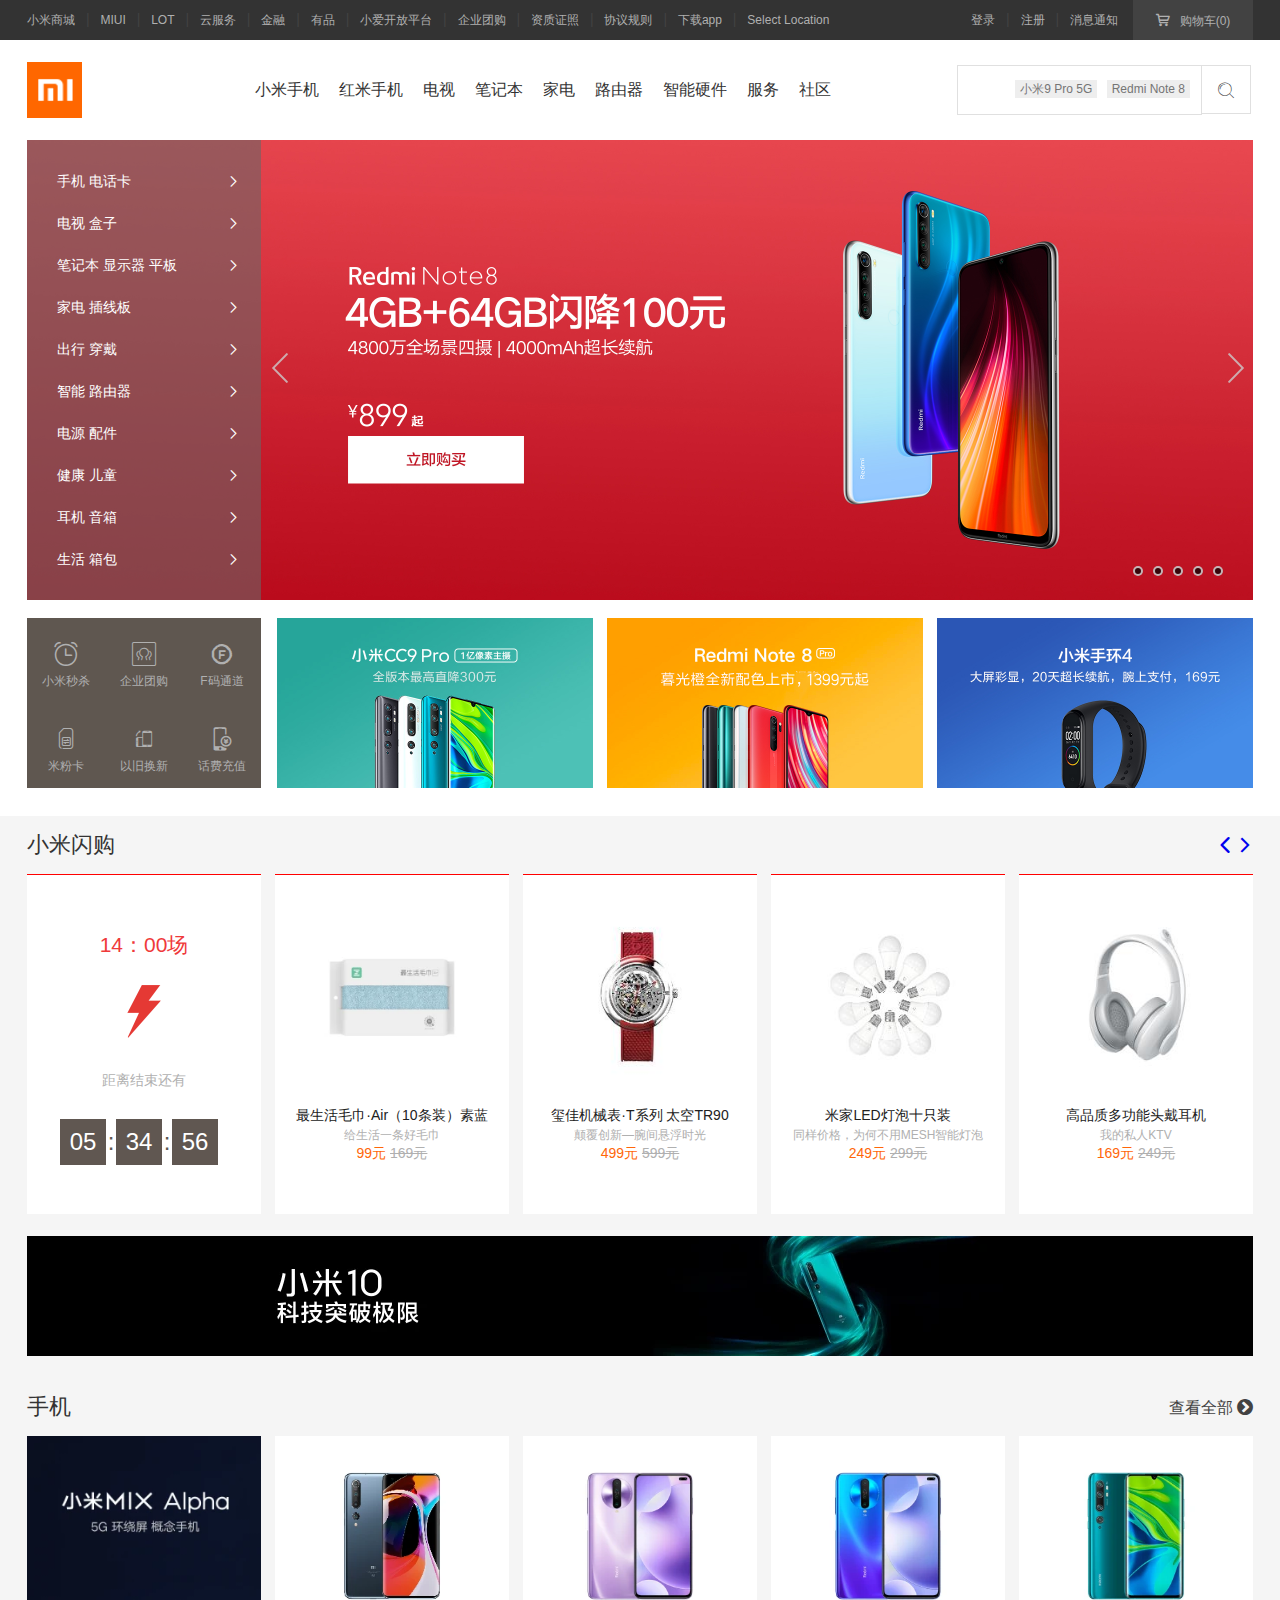
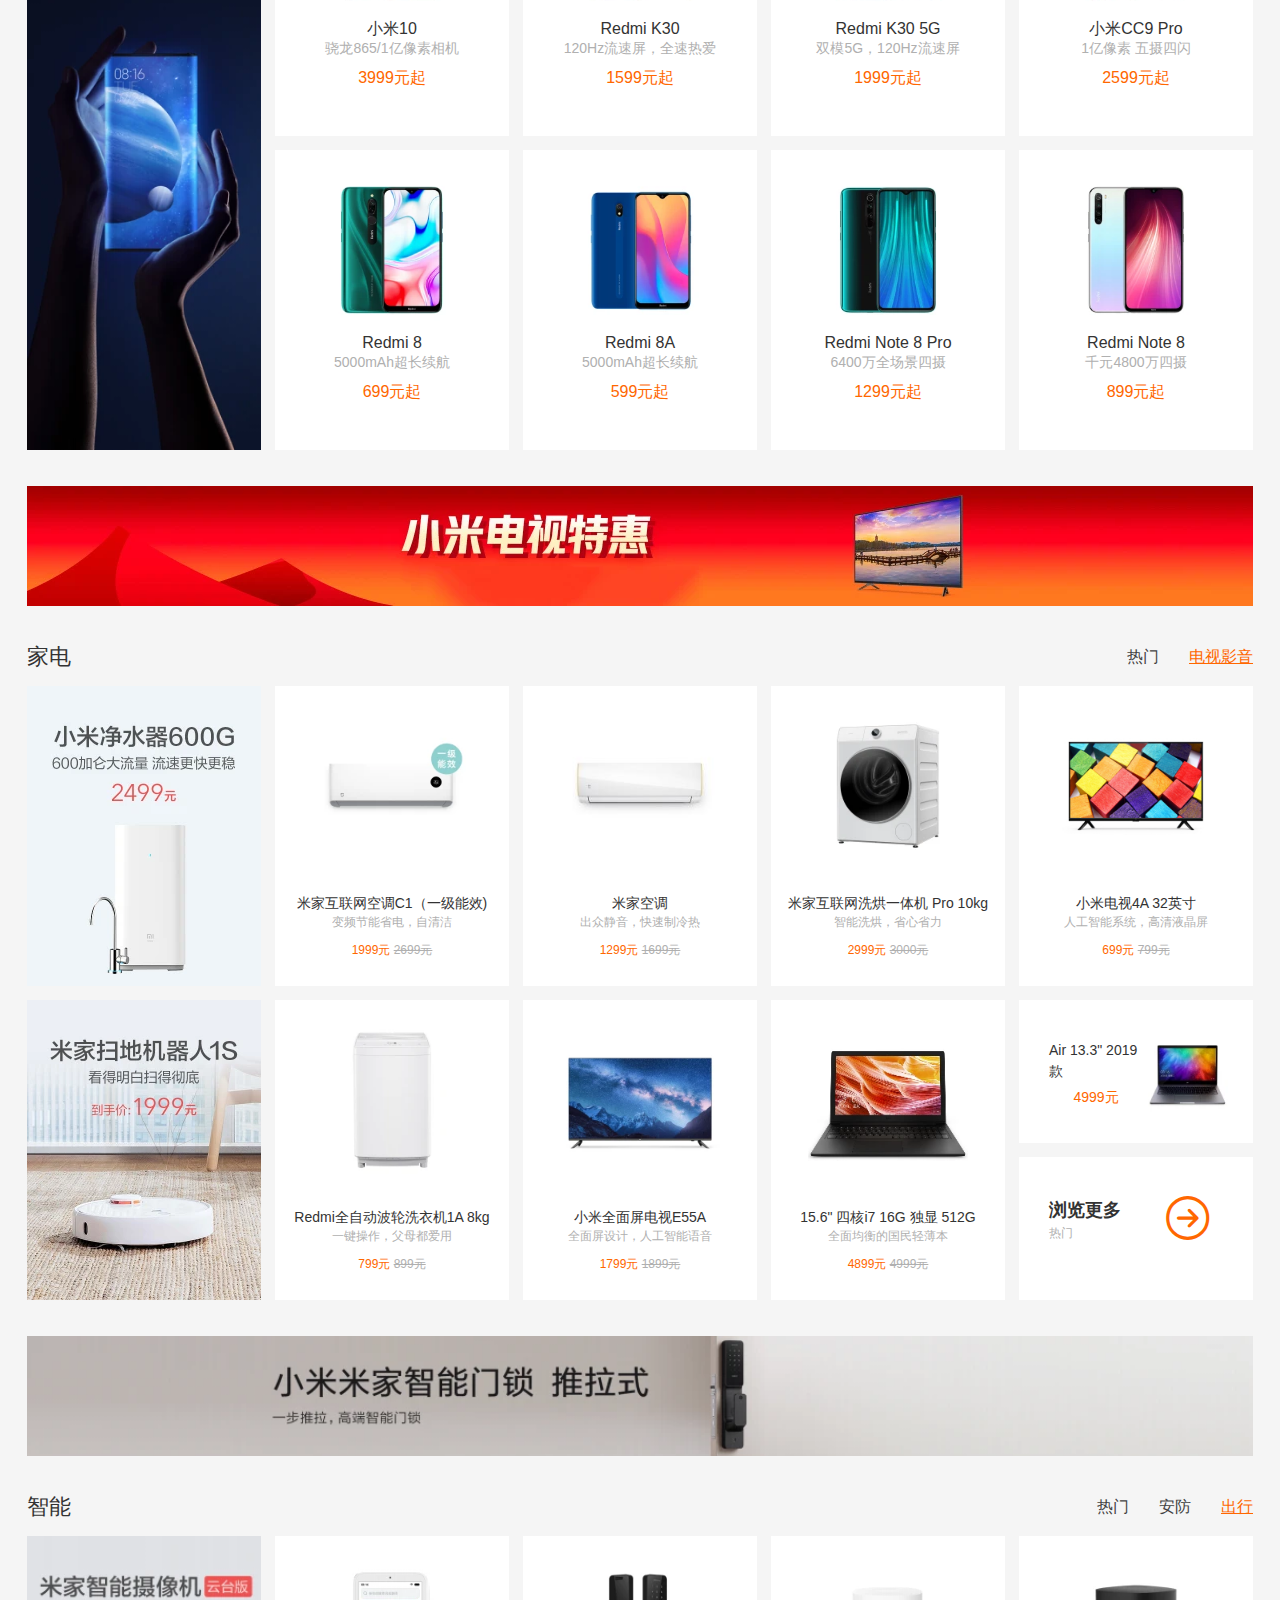
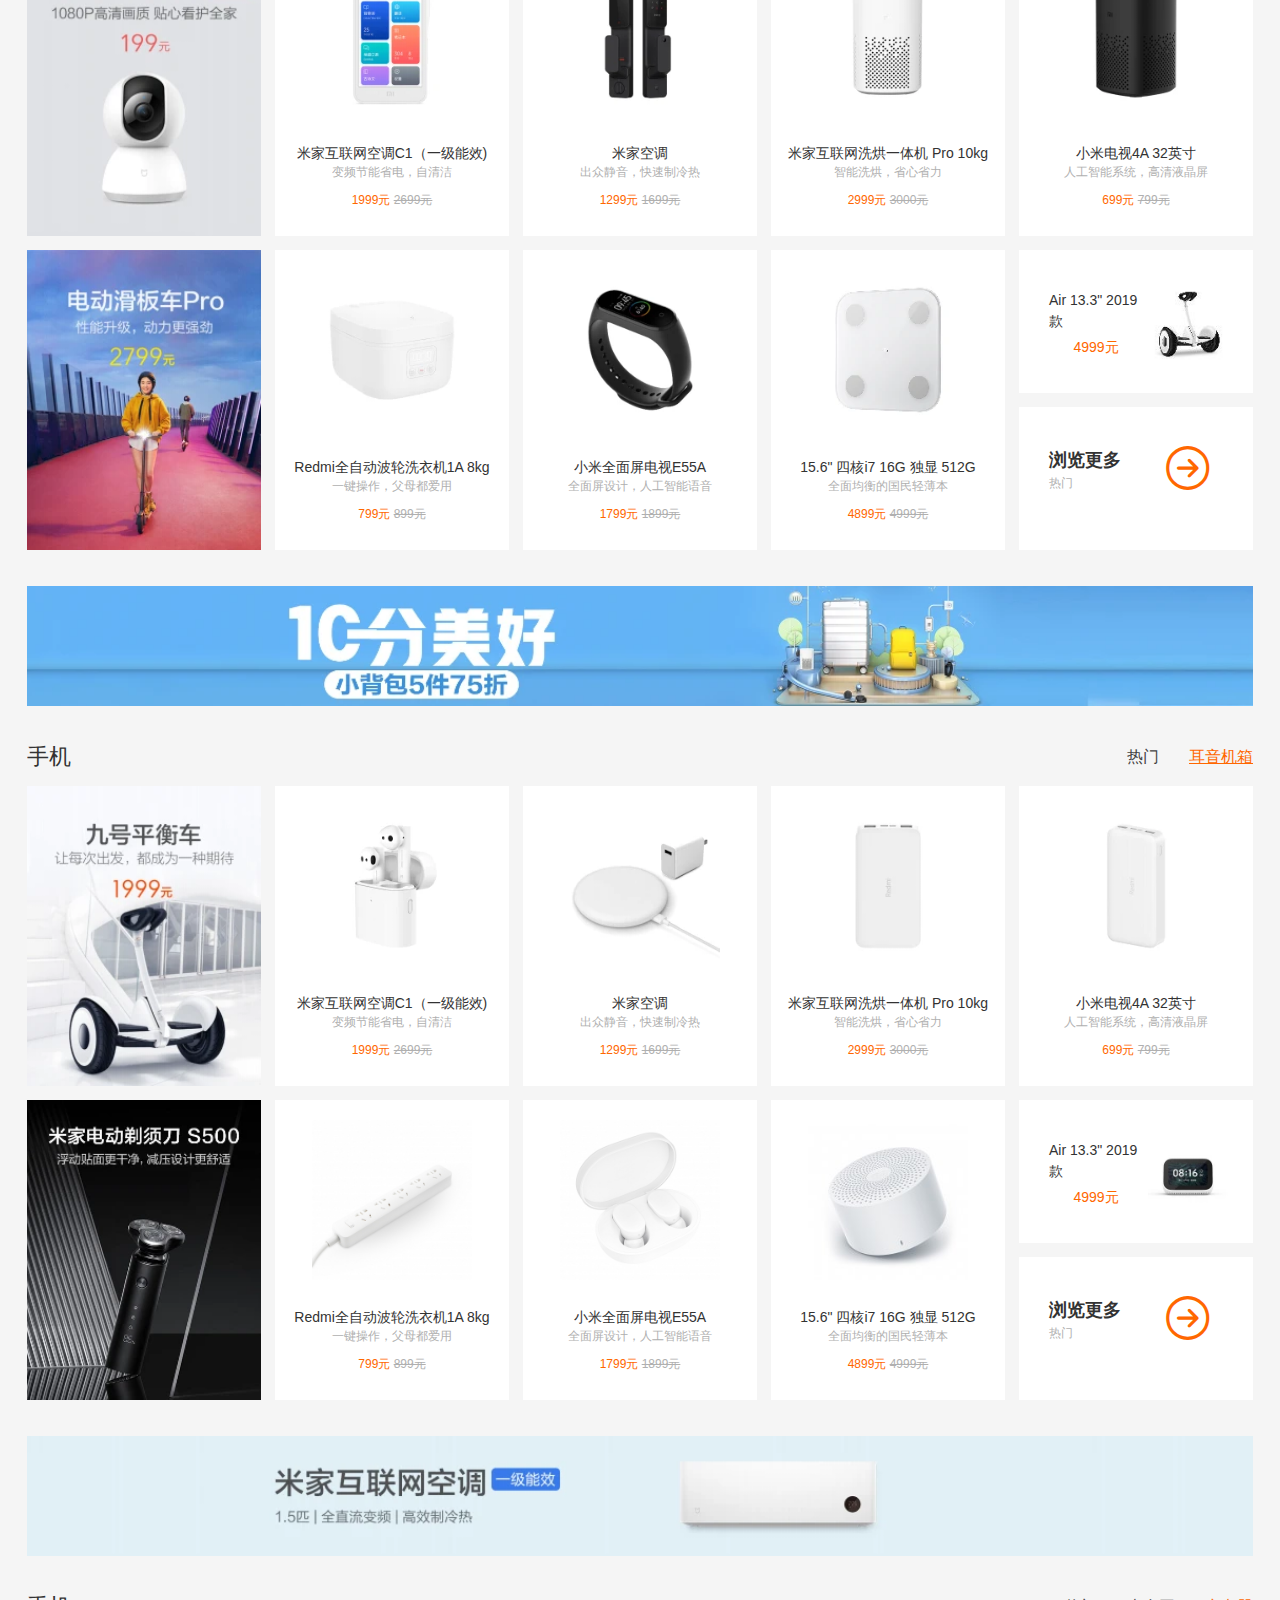
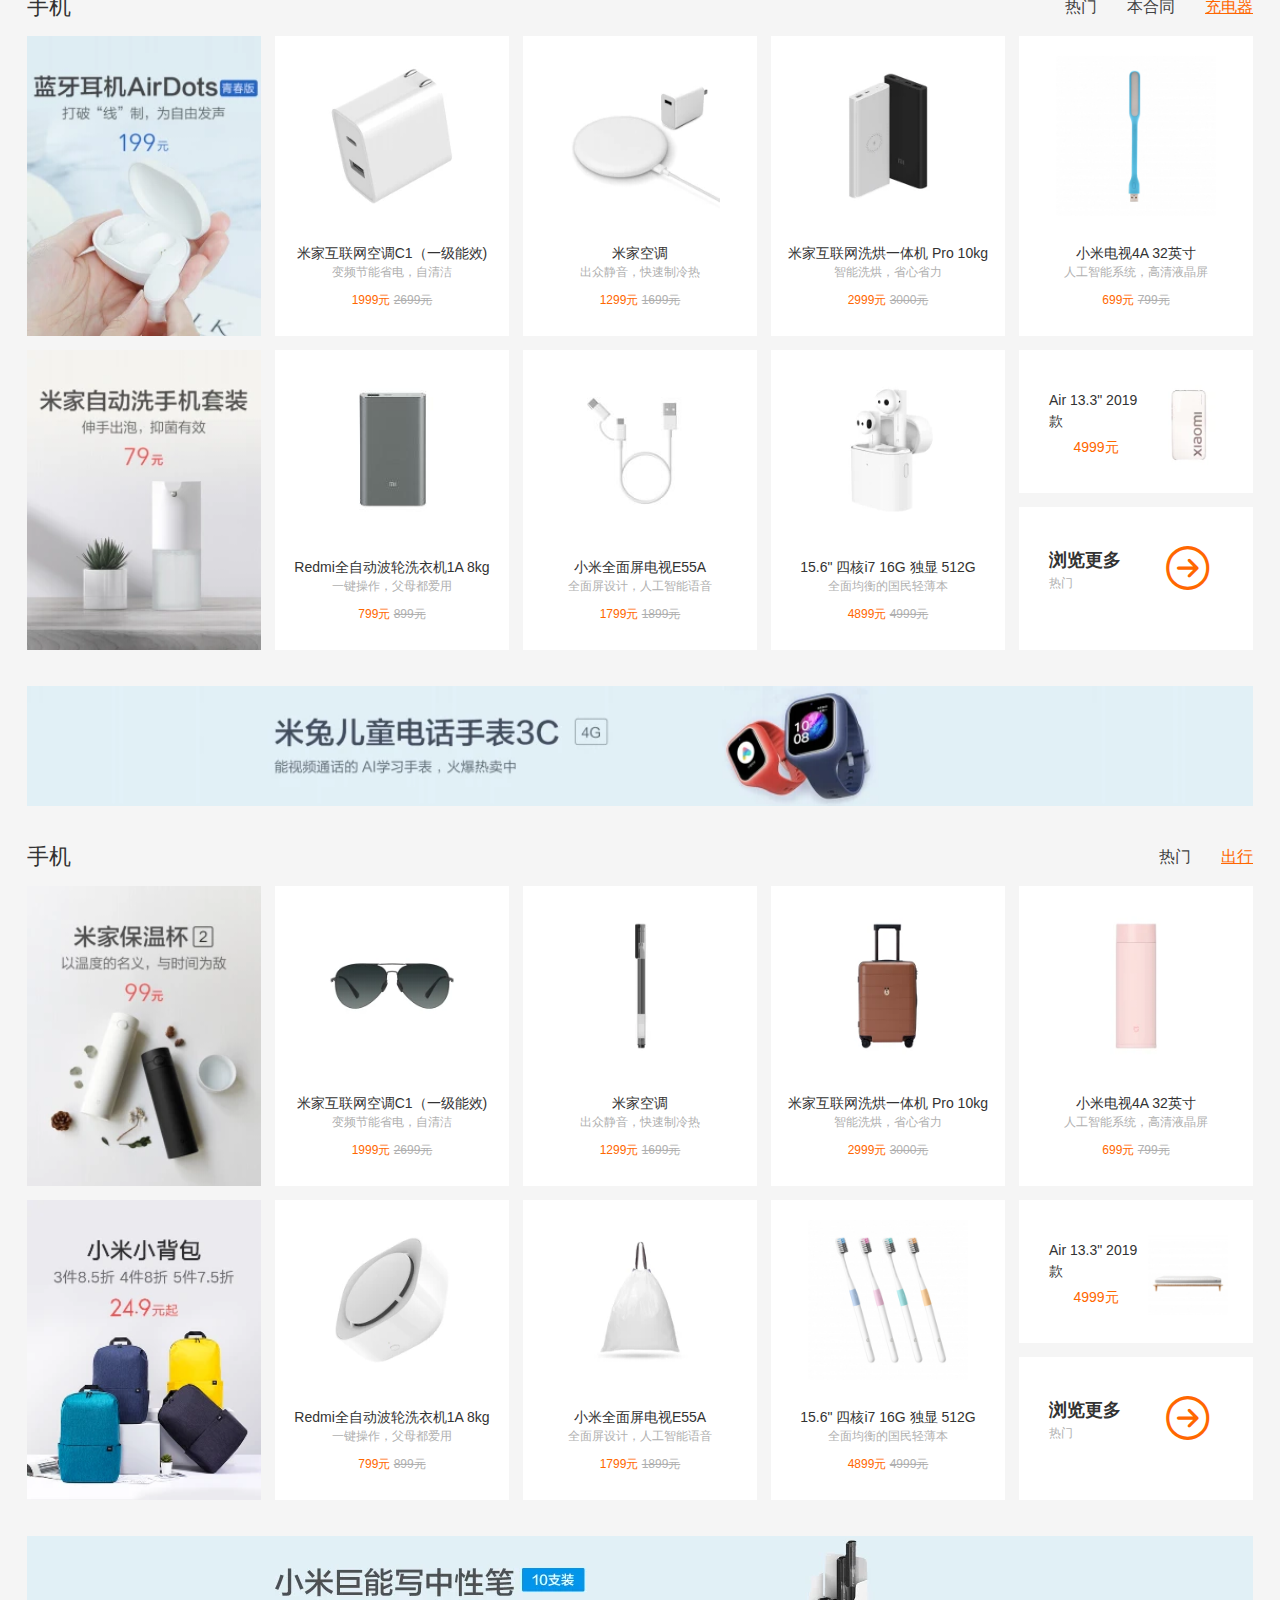
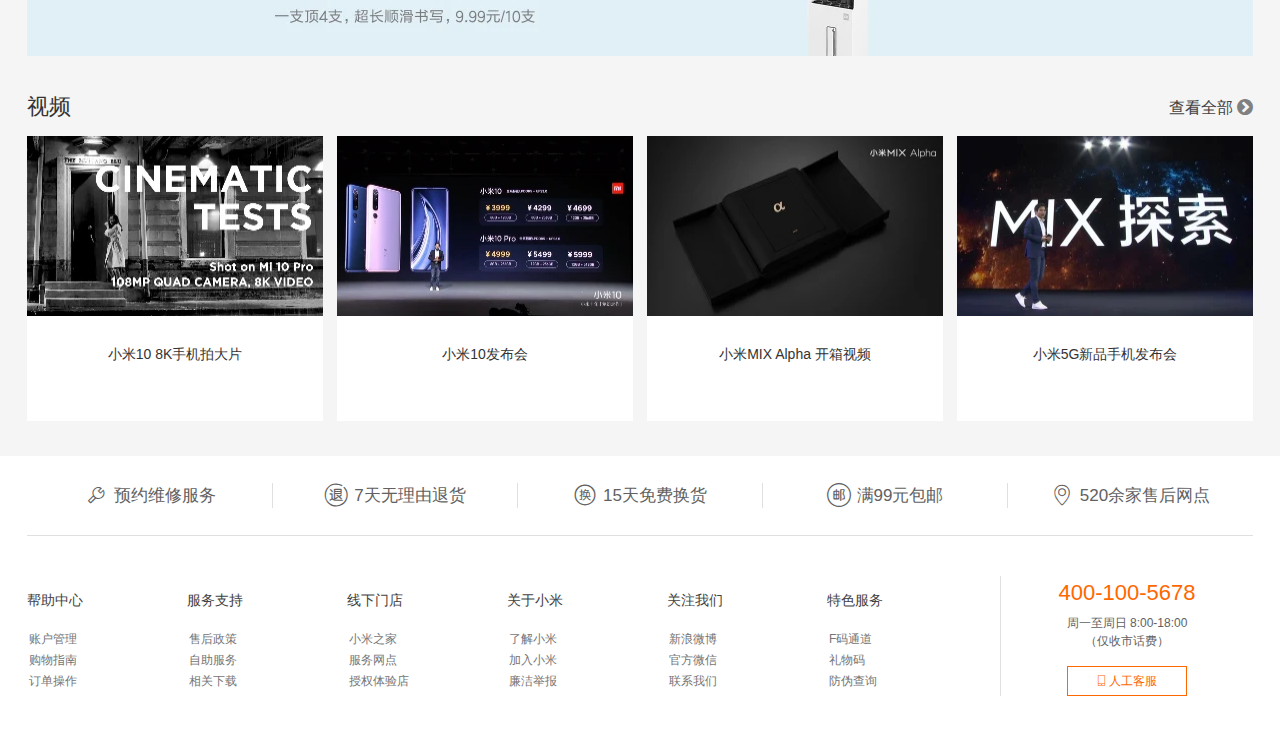
<file: index.html>
﻿<!DOCTYPE html>
<html>
<head>
	<title>小米商城</title>
	<link rel="stylesheet" type="text/css" href="css/reset.css">
	<link rel="stylesheet" type="text/css" href="css/font.css">
	<link rel="stylesheet" type="text/css" href="css/index.css">
</head>
<body>
	<!-- 顶部栏 -->
	<div class="topbar">
		<div class="container">
			<div class="topbar_list">
				<a href="#">小米商城</a>	
				<span>|</span>
				<a href="#">MIUI</a>	
				<span>|</span>
				<a href="#">LOT</a>	
				<span>|</span>
				<a href="#">云服务</a>	
				<span>|</span>
				<a href="#">金融</a>	
				<span>|</span>
				<a href="#">有品</a>	
				<span>|</span>
				<a href="#">小爱开放平台</a>	
				<span>|</span>
				<a href="#">企业团购</a>	
				<span>|</span>
				<a href="#">资质证照</a>	
				<span>|</span>
				<a href="#">协议规则</a>	
				<span>|</span>
				<a href="#">下载app</a>	
				<span>|</span>
				<a href="#">Select Location</a>	
			</div>

			<div class="shop">
				<a href="#">
					<i class="iconfont" style="font-size: 14px;margin-right: 10px;">&#xe600;</i>购物车(0)
				</a>
			</div>

			<div class="login">
				<a href="#">登录</a>
				<span>|</span>
				<a href="#">注册</a>
				<span>|</span>
				<a href="#">消息通知</a>
			</div>
		</div>
	</div>

	<!-- 导航栏 -->
	<div class="header">
		<div class="container">
			<div class="site_log">
				<a href="#">
					<img src="images/logo.png">
				</a>
			</div>

			<div class="site_list">
				<ul class="clearfix">
					<li class="dd">
						<a href="#">
							<img src="images/daiding.png">
						</a>
						<!-- 广告条侧边栏目 -->
						<div class="category_list">
							<ul>
								<li>
									<a href="#">
										手机 电话卡
										<span class="iconfont">&#xe628;</span>
									</a>
								</li>
								<li>
									<a href="#">
										电视 盒子
										<span class="iconfont">&#xe628;</span>
									</a>
								</li>
								<li>
									<a href="#">
										笔记本 显示器 平板
										<span class="iconfont">&#xe628;</span>
									</a>
								</li>
								<li>
									<a href="#">
										家电 插线板
										<span class="iconfont">&#xe628;</span>
									</a>
								</li>
								<li>
									<a href="#">
										出行 穿戴
										<span class="iconfont">&#xe628;</span>
									</a>
								</li>
								<li>
									<a href="#">智能 路由器
										<span class="iconfont">&#xe628;</span>
									</a>
								</li>
								<li>
									<a href="#">电源 配件
										<span class="iconfont">&#xe628;</span>
								</li>
								<li>
									<a href="#">健康 儿童
										<span class="iconfont">&#xe628;</span>
									</a>
								</li>
								<li>
									<a href="#">耳机 音箱
										<span class="iconfont">&#xe628;</span>
									</a>
								</li>
								<li>
									<a href="#">生活 箱包
										<span class="iconfont">&#xe628;</span>
									</a>
								</li>
							</ul>
						</div>
					</li>	
					<li>
						<a href="#">小米手机</a>
					</li>
					<li>
						<a href="#">红米手机</a>
					</li>
					<li>
						<a href="#">电视</a>
					</li>
					<li>
						<a href="#">笔记本</a>
					</li>
					<li>
						<a href="#">家电</a>
					</li>
					<li>
						<a href="#">路由器</a>
					</li>
					<li>
						<a href="#">智能硬件</a>
					</li>
					<li>
						<a href="#">服务</a>
					</li>
					<li>
						<a href="#">社区</a>
					</li>
				</ul>
			</div>
			
			<div class="site_search">
				<form>
					<input type="text" name="" class="search_text">
					<input type="submit" name="" value="&#xe615;" class="search_btn iconfont">
					<div class="search_hot_word">
						<a href="#">小米9 Pro 5G</a>
						<a href="#">Redmi Note 8</a>
					</div>
				</form>
				
			</div>
		</div>
	</div>

	<!-- 主页  广告条 -->
	<div class="site_content">
		<div class="container">
			<!-- 广告条 -->
			<div class="site_slider">
				<a href="#">
					<img src="images/slider1.jpg">
				</a>
				<span class="next"></span>
				<span class="prev"></span>
				<div class="slider_item">
					<a href="#"></a>
					<a href="#"></a>
					<a href="#"></a>
					<a href="#"></a>
					<a href="#"></a>
				</div>
			</div>
			<!-- 向导 -->
			<div class="content_sub">
				<!-- 左边雪碧图引导列表 -->
				<div class="content_channel clearfix">
					<ul class="channel_list">
						<li>
							<a href="#">
							<i class="iconfont">&#xe607;</i>
							小米秒杀</a>
						</li>
						<li>
							<a href="#">
							<i class="iconfont">&#xe603;</i>
							企业团购</a>
						</li>
						<li>
							<a href="#">
							<i class="iconfont">&#xe602;</i>	
							F码通道</a>
						</li>
						<li>
							<a href="#">
							<i class="iconfont">&#xe601;</i>
							米粉卡</a>
						</li>
						<li>
							<a href="#">
							<i class="iconfont">&#xe636;</i>
							以旧换新</a>
						</li>
						<li>
							<a href="#">
							<i class="iconfont">&#xe612;</i>
							话费充值</a>
						</li>
					</ul>
				</div>

				<!-- 右边三张广告图 -->
				<div class="content_list">
					<ul class="clearfix">
						<li>
							<a href="">
								<img src="images/lead3.jpg">
							</a>
						</li>
						<li>
							<a href="">
								<img src="images/lead2.jpg">
							</a>
						</li>
						<li>
							<a href="">
								<img src="images/lead1.jpg">
							</a>
						</li>
					</ul>
				</div>

			</div>
		</div>
	</div>

	<!-- 内容详情 -->
	<div class="content_desc">
		<div class="container">
			<!-- 小米闪购 -->
			<div class="sh_top">
				<h2>小米闪购</h2>
				<div class="more">
					<a href="#">
						<i class="iconfont">&#xe622;</i>
						<i class="iconfont">&#xe618;</i>
					</a>
				</div>
			</div>
			<div class="sh_bottom">
				<div class="flash_left">
					<div class="flash_shangou">
						<p class="round">14：00场</p>
						<img src="images/download.png">
						<p class="desc">距离结束还有</p>
					</div>
					<div class="count_down">
						<span>05</span>
						<i>:</i>
						<span>34</span>
						<i>:</i>
						<span>56</span>
					</div>
				</div>

				<div class="flash_right">
					<ul class="flash_list">
						<li>
							<div class="flash_img">
								<a href="">
									<img src="images/flash1.jpg">
								</a>
							</div>
							<h3 class="flash_title">
								<a href="#">最生活毛巾·Air（10条装）素蓝</a>
							</h3>
							<p class="flash_desc">给生活一条好毛巾</p>
							<p class="flash_price">99元 <s>169元</s></p>
								
						</li>
						<li>
							<div class="flash_img">
								<a href="">
									<img src="images/flash2.jpg">
								</a>
							</div>
							<h3 class="flash_title">
								<a href="#">玺佳机械表·T系列 太空TR90</a>
							</h3>
							<p class="flash_desc">颠覆创新—腕间悬浮时光</p>
							<p class="flash_price">499元 <s>599元</s></p>
								
						</li>
						<li>
							<div class="flash_img">
								<a href="">
									<img src="images/flash3.jpg">
								</a>
							</div>
							<h3 class="flash_title">
								<a href="#">米家LED灯泡十只装</a>
							</h3>
							<p class="flash_desc">同样价格，为何不用MESH智能灯泡</p>
							<p class="flash_price">249元 <s>299元</s></p>
								
						</li>
						<li>
							<div class="flash_img">
								<a href="">
									<img src="images/flash4.jpg">
								</a>
							</div>
							<h3 class="flash_title">
								<a href="#">高品质多功能头戴耳机</a>
							</h3>
							<p class="flash_desc">我的私人KTV</p>
							<p class="flash_price">169元 <s>249元</s></p>
								
						</li>
					</ul>
				</div>
			</div>

			<!-- 小米间隔banner1 -->
			<div class="content_banner1">
					<div class="banner_dis">
						<a href="#">
							<img src="images/lead4.jpg">
						</a>
					</div>		
			</div>

			<!-- 小米手机展示栏 -->
			<div class="box_hd">
				<h2>手机</h2>
				<div class="more">
					<a href="#">
						查看全部
						<i class="iconfont">&#xe658;</i>
					</a>
				</div>
			</div>

			<div class="box_bd">
				<div class="row">
					<div class="row_l clearfix">
						<a href="#">
							<img src="images/middle1.jpg">
						</a>
						
					</div>
					<div class="row_r">
						<ul>
							<li>
								<div class="figure">
									<a href="#">
										<img src="images/middle2.jpg">
									</a>
								</div>
								<h3 class="title">
									<a href="#">小米10</a>
								</h3>
								<p class="desc">骁龙865/1亿像素相机</p>
								<p class="price">
									<span class="num">3999</span>元起
								</p>
							</li>
							<li>
								<div class="figure">
									<a href="#">
										<img src="images/middle3.jpg">
									</a>
								</div>
								<h3 class="title">
									<a href="#">Redmi K30</a>
								</h3>
								<p class="desc">120Hz流速屏，全速热爱</p>
								<p class="price">
									<span class="num">1599</span>元起
								</p>
							</li>
							<li>
								<div class="figure">
									<a href="#">
										<img src="images/middle4.jpg">
									</a>
								</div>
								<h3 class="title">
									<a href="#">Redmi K30 5G</a>
								</h3>
								<p class="desc">双模5G，120Hz流速屏</p>
								<p class="price">
									<span class="num">1999</span>元起
								</p>
							</li>
							<li>
								<div class="figure">
									<a href="#">
										<img src="images/middle5.jpg">
									</a>
								</div>
								<h3 class="title">
									<a href="#">小米CC9 Pro</a>
								</h3>
								<p class="desc">1亿像素 五摄四闪</p>
								<p class="price">
									<span class="num">2599</span>元起
								</p>
							</li>
							<li>
								<div class="figure">
									<a href="#">
										<img src="images/middle6.jpg">
									</a>
								</div>
								<h3 class="title">
									<a href="#">Redmi 8</a>
								</h3>
								<p class="desc">5000mAh超长续航</p>
								<p class="price">
									<span class="num">699</span>元起
								</p>
							</li>
							<li>
								<div class="figure">
									<a href="#">
										<img src="images/middle7.jpg">
									</a>
								</div>
								<h3 class="title">
									<a href="#">Redmi 8A</a>
								</h3>
								<p class="desc">5000mAh超长续航</p>
								<p class="price">
									<span class="num">599</span>元起
								</p>
							</li>
							<li>
								<div class="figure">
									<a href="#">
										<img src="images/middle8.jpg">
									</a>
								</div>
								<h3 class="title">
									<a href="#">Redmi Note 8 Pro</a>
								</h3>
								<p class="desc">6400万全场景四摄</p>
								<p class="price">
									<span class="num">1299</span>元起
								</p>
							</li>
							<li>
								<div class="figure">
									<a href="#">
										<img src="images/middle9.jpg">
									</a>
								</div>
								<h3 class="title">
									<a href="#">Redmi Note 8</a>
								</h3>
								<p class="desc">千元4800万四摄</p>
								<p class="price">
									<span class="num">899</span>元起
								</p>
							</li>

						</ul>
					</div>
				</div>
			</div>

			<!-- 中间间隔板块 1 -->
			<div class="box2">
				<!-- 小米间隔banner2 -->
				<div class="content_banner2">
					<div class="banner_dis">
						<a href="#">
							<img src="images/lead5.jpg">
						</a>
					</div>		
				</div>
				<div class="box2_hd">
					<h2>家电</h2>
					<div class="more">
						<p class="p1">电视影音</p>
						<p class="p2">热门</p>
						<p class="p3"></p>
					</div>
				</div>
				<div class="box2_bd">
					<div class="bd2_left">
						<ul class="bd2_left_ul">
							<li class="bd2_left_li">
								<a href="#">
									<img src="images/bd2_left1.jpg">
								</a>
							</li>
							<li class="bd2_left_li">
								<a href="#">
									<img src="images/bd2_left2.jpg">
								</a>
							</li>
						</ul>
					</div>

					<div class="bd2_right">
						<ul class="bd2_right_ul">
							<li class="bd2_right_lione">
								<a href="">
									<img src="images/bd2_right1.jpg">
								</a>						
								<h3 class="bd2_right_title">
									<a href="#">米家互联网空调C1（一级能效)</a>
								</h3>
								<p class="bd2_right_desc">变频节能省电，自清洁</p>
								<p class="bd2_right_price">1999元 <s>2699元</s></p>
							</li>
							<li class="bd2_right_lione">
								<a href="">
									<img src="images/bd2_right2.jpg">
								</a>						
								<h3 class="bd2_right_title">
									<a href="#">米家空调</a>
								</h3>
								<p class="bd2_right_desc">出众静音，快速制冷热</p>
								<p class="bd2_right_price">1299元 <s>1699元</s></p>
							</li>
							<li class="bd2_right_lione">
								<a href="">
									<img src="images/bd2_right3.jpg">
								</a>						
								<h3 class="bd2_right_title">
									<a href="#">
                                      米家互联网洗烘一体机 Pro 10kg
                                     </a>
								</h3>
								<p class="bd2_right_desc">智能洗烘，省心省力</p>
								<p class="bd2_right_price">2999元 <s>3000元</s></p>
							</li>
							<li class="bd2_right_lione">
								<a href="">
									<img src="images/bd2_right4.jpg">
								</a>						
								<h3 class="bd2_right_title">
									<a href="#">                             小米电视4A 32英寸
									</a>
								</h3>
								<p class="bd2_right_desc">人工智能系统，高清液晶屏</p>
								<p class="bd2_right_price">699元 <s>799元</s></p>
							</li>
							<li class="bd2_right_lione">
								<a href="">
									<img src="images/bd2_right5.jpg">
								</a>						
								<h3 class="bd2_right_title">
									<a href="#">Redmi全自动波轮洗衣机1A 8kg</a>
								</h3>
								<p class="bd2_right_desc">一键操作，父母都爱用</p>
								<p class="bd2_right_price">799元 <s>899元</s></p>
							</li>
							<li class="bd2_right_lione">
								<a href="">
									<img src="images/bd2_right6.jpg">
								</a>						
								<h3 class="bd2_right_title">
									<a href="#">小米全面屏电视E55A</a>
								</h3>
								<p class="bd2_right_desc">全面屏设计，人工智能语音</p>
								<p class="bd2_right_price">1799元 <s>1899元</s></p>
							</li>
							<li class="bd2_right_lione">
								<a href="">
									<img src="images/bd2_right7.jpg">
								</a>						
								<h3 class="bd2_right_title">
									<a href="#"> 15.6" 四核i7 16G 独显 512G</a>
								</h3>
								<p class="bd2_right_desc">全面均衡的国民轻薄本</p>
								<p class="bd2_right_price">4899元 <s>4999元</s></p>
							</li>
							<li class="bd2_right_litwo">
								<div class="litwo_div1">
									<div class="div1_left">
										<h3>Air 13.3" 2019款 </h3>
										<p>4999元</p>
									</div>
									<div class="div1_right">
										<a href="#">
											<img src="images/bd2_right8.jpg">
										</a>
										
									</div>
								</div>
								<div class="litwo_div2">
									<div class="div1_left">
										<h3>浏览更多</h3>
										<p >热门</p>
									</div>
									<div class="div1_right">
										<i class="iconfont">&#xe619;</i>
									</div>
								</div>
							</li>
						</ul>
					</div>
				</div>
			</div>

			<!-- 中间间隔板块 2 -->
			<div class="box2">
				<!-- 小米间隔banner2 -->
				<div class="content_banner2">
					<div class="banner_dis">
						<a href="#">
							<img src="images/lead6.jpg">
						</a>
					</div>		
				</div>
				<div class="box2_hd">
					<h2>智能</h2>
					<div class="more">
						<p class="p1">出行</p>
						<p class="p2">安防</p>
						<p class="p3">热门</p>
					</div>
				</div>
				<div class="box2_bd">
					<div class="bd2_left">
						<ul class="bd2_left_ul">
							<li class="bd2_left_li">
								<a href="#">
									<img src="images/bd2_left3.jpg">
								</a>
							</li>
							<li class="bd2_left_li">
								<a href="#">
									<img src="images/bd2_left4.jpg">
								</a>
							</li>
						</ul>
					</div>

					<div class="bd2_right">
						<ul class="bd2_right_ul">
							<li class="bd2_right_lione">
								<a href="">
									<img src="images/bd2_right9.jpg">
								</a>						
								<h3 class="bd2_right_title">
									<a href="#">米家互联网空调C1（一级能效)</a>
								</h3>
								<p class="bd2_right_desc">变频节能省电，自清洁</p>
								<p class="bd2_right_price">1999元 <s>2699元</s></p>
							</li>
							<li class="bd2_right_lione">
								<a href="">
									<img src="images/bd2_right10.jpg">
								</a>						
								<h3 class="bd2_right_title">
									<a href="#">米家空调</a>
								</h3>
								<p class="bd2_right_desc">出众静音，快速制冷热</p>
								<p class="bd2_right_price">1299元 <s>1699元</s></p>
							</li>
							<li class="bd2_right_lione">
								<a href="">
									<img src="images/bd2_right11.jpg">
								</a>						
								<h3 class="bd2_right_title">
									<a href="#">
                                      米家互联网洗烘一体机 Pro 10kg
                                     </a>
								</h3>
								<p class="bd2_right_desc">智能洗烘，省心省力</p>
								<p class="bd2_right_price">2999元 <s>3000元</s></p>
							</li>
							<li class="bd2_right_lione">
								<a href="">
									<img src="images/bd2_right12.jpg">
								</a>						
								<h3 class="bd2_right_title">
									<a href="#">                             小米电视4A 32英寸
									</a>
								</h3>
								<p class="bd2_right_desc">人工智能系统，高清液晶屏</p>
								<p class="bd2_right_price">699元 <s>799元</s></p>
							</li>
							<li class="bd2_right_lione">
								<a href="">
									<img src="images/bd2_right13.jpg">
								</a>						
								<h3 class="bd2_right_title">
									<a href="#">Redmi全自动波轮洗衣机1A 8kg</a>
								</h3>
								<p class="bd2_right_desc">一键操作，父母都爱用</p>
								<p class="bd2_right_price">799元 <s>899元</s></p>
							</li>
							<li class="bd2_right_lione">
								<a href="">
									<img src="images/bd2_right14.jpg">
								</a>						
								<h3 class="bd2_right_title">
									<a href="#">小米全面屏电视E55A</a>
								</h3>
								<p class="bd2_right_desc">全面屏设计，人工智能语音</p>
								<p class="bd2_right_price">1799元 <s>1899元</s></p>
							</li>
							<li class="bd2_right_lione">
								<a href="">
									<img src="images/bd2_right15.jpg">
								</a>						
								<h3 class="bd2_right_title">
									<a href="#"> 15.6" 四核i7 16G 独显 512G</a>
								</h3>
								<p class="bd2_right_desc">全面均衡的国民轻薄本</p>
								<p class="bd2_right_price">4899元 <s>4999元</s></p>
							</li>
							<li class="bd2_right_litwo">
								<div class="litwo_div1">
									<div class="div1_left">
										<h3>Air 13.3" 2019款 </h3>
										<p>4999元</p>
									</div>
									<div class="div1_right">
										<a href="#">
											<img src="images/bd2_right16.jpg">
										</a>
										
									</div>
								</div>
								<div class="litwo_div2">
									<div class="div1_left">
										<h3>浏览更多</h3>
										<p >热门</p>
									</div>
									<div class="div1_right">
										<i class="iconfont">&#xe619;</i>
									</div>
								</div>
							</li>
						</ul>
					</div>
				</div>
			</div>

			<!-- 中间间隔板块 3 -->
			<div class="box2">
				<!-- 小米间隔banner2 -->
				<div class="content_banner2">
					<div class="banner_dis">
						<a href="#">
							<img src="images/lead7.jpg">
						</a>
					</div>		
				</div>
				<div class="box2_hd">
					<h2>手机</h2>
					<div class="more">
						<p class="p1">耳音机箱</p>
						<p class="p2">热门</p>
						<p class="p3"></p>
					</div>
				</div>
				<div class="box2_bd">
					<div class="bd2_left">
						<ul class="bd2_left_ul">
							<li class="bd2_left_li">
								<a href="#">
									<img src="images/bd2_left5.jpg">
								</a>
							</li>
							<li class="bd2_left_li">
								<a href="#">
									<img src="images/bd2_left6.jpg">
								</a>
							</li>
						</ul>
					</div>

					<div class="bd2_right">
						<ul class="bd2_right_ul">
							<li class="bd2_right_lione">
								<a href="">
									<img src="images/bd2_right17.jpg">
								</a>						
								<h3 class="bd2_right_title">
									<a href="#">米家互联网空调C1（一级能效)</a>
								</h3>
								<p class="bd2_right_desc">变频节能省电，自清洁</p>
								<p class="bd2_right_price">1999元 <s>2699元</s></p>
							</li>
							<li class="bd2_right_lione">
								<a href="">
									<img src="images/bd2_right18.jpg">
								</a>						
								<h3 class="bd2_right_title">
									<a href="#">米家空调</a>
								</h3>
								<p class="bd2_right_desc">出众静音，快速制冷热</p>
								<p class="bd2_right_price">1299元 <s>1699元</s></p>
							</li>
							<li class="bd2_right_lione">
								<a href="">
									<img src="images/bd2_right19.jpg">
								</a>						
								<h3 class="bd2_right_title">
									<a href="#">
                                      米家互联网洗烘一体机 Pro 10kg
                                     </a>
								</h3>
								<p class="bd2_right_desc">智能洗烘，省心省力</p>
								<p class="bd2_right_price">2999元 <s>3000元</s></p>
							</li>
							<li class="bd2_right_lione">
								<a href="">
									<img src="images/bd2_right20.jpg">
								</a>						
								<h3 class="bd2_right_title">
									<a href="#">                             小米电视4A 32英寸
									</a>
								</h3>
								<p class="bd2_right_desc">人工智能系统，高清液晶屏</p>
								<p class="bd2_right_price">699元 <s>799元</s></p>
							</li>
							<li class="bd2_right_lione">
								<a href="">
									<img src="images/bd2_right21.jpg">
								</a>						
								<h3 class="bd2_right_title">
									<a href="#">Redmi全自动波轮洗衣机1A 8kg</a>
								</h3>
								<p class="bd2_right_desc">一键操作，父母都爱用</p>
								<p class="bd2_right_price">799元 <s>899元</s></p>
							</li>
							<li class="bd2_right_lione">
								<a href="">
									<img src="images/bd2_right22.jpg">
								</a>						
								<h3 class="bd2_right_title">
									<a href="#">小米全面屏电视E55A</a>
								</h3>
								<p class="bd2_right_desc">全面屏设计，人工智能语音</p>
								<p class="bd2_right_price">1799元 <s>1899元</s></p>
							</li>
							<li class="bd2_right_lione">
								<a href="">
									<img src="images/bd2_right23.jpg">
								</a>						
								<h3 class="bd2_right_title">
									<a href="#"> 15.6" 四核i7 16G 独显 512G</a>
								</h3>
								<p class="bd2_right_desc">全面均衡的国民轻薄本</p>
								<p class="bd2_right_price">4899元 <s>4999元</s></p>
							</li>
							<li class="bd2_right_litwo">
								<div class="litwo_div1">
									<div class="div1_left">
										<h3>Air 13.3" 2019款 </h3>
										<p>4999元</p>
									</div>
									<div class="div1_right">
										<a href="#">
											<img src="images/bd2_right24.jpg">
										</a>
										
									</div>
								</div>
								<div class="litwo_div2">
									<div class="div1_left">
										<h3>浏览更多</h3>
										<p >热门</p>
									</div>
									<div class="div1_right">
										<i class="iconfont">&#xe619;</i>
									</div>
								</div>
							</li>
						</ul>
					</div>
				</div>
			</div>


			<!-- 中间间隔板块 4 -->
			<div class="box2">
				<!-- 小米间隔banner2 -->
				<div class="content_banner2">
					<div class="banner_dis">
						<a href="#">
							<img src="images/lead8.jpg">
						</a>
					</div>		
				</div>
				<div class="box2_hd">
					<h2>手机</h2>
					<div class="more">
						<p class="p1">充电器</p>
						<p class="p2">本合同</p>
						<p class="p3">热门</p>
					</div>
				</div>
				<div class="box2_bd">
					<div class="bd2_left">
						<ul class="bd2_left_ul">
							<li class="bd2_left_li">
								<a href="#">
									<img src="images/bd2_left7.jpg">
								</a>
							</li>
							<li class="bd2_left_li">
								<a href="#">
									<img src="images/bd2_left8.jpg">
								</a>
							</li>
						</ul>
					</div>

					<div class="bd2_right">
						<ul class="bd2_right_ul">
							<li class="bd2_right_lione">
								<a href="">
									<img src="images/bd2_right25.jpg">
								</a>						
								<h3 class="bd2_right_title">
									<a href="#">米家互联网空调C1（一级能效)</a>
								</h3>
								<p class="bd2_right_desc">变频节能省电，自清洁</p>
								<p class="bd2_right_price">1999元 <s>2699元</s></p>
							</li>
							<li class="bd2_right_lione">
								<a href="">
									<img src="images/bd2_right26.jpg">
								</a>						
								<h3 class="bd2_right_title">
									<a href="#">米家空调</a>
								</h3>
								<p class="bd2_right_desc">出众静音，快速制冷热</p>
								<p class="bd2_right_price">1299元 <s>1699元</s></p>
							</li>
							<li class="bd2_right_lione">
								<a href="">
									<img src="images/bd2_right27.jpg">
								</a>						
								<h3 class="bd2_right_title">
									<a href="#">
                                      米家互联网洗烘一体机 Pro 10kg
                                     </a>
								</h3>
								<p class="bd2_right_desc">智能洗烘，省心省力</p>
								<p class="bd2_right_price">2999元 <s>3000元</s></p>
							</li>
							<li class="bd2_right_lione">
								<a href="">
									<img src="images/bd2_right28.jpg">
								</a>						
								<h3 class="bd2_right_title">
									<a href="#">                             小米电视4A 32英寸
									</a>
								</h3>
								<p class="bd2_right_desc">人工智能系统，高清液晶屏</p>
								<p class="bd2_right_price">699元 <s>799元</s></p>
							</li>
							<li class="bd2_right_lione">
								<a href="">
									<img src="images/bd2_right29.jpg">
								</a>						
								<h3 class="bd2_right_title">
									<a href="#">Redmi全自动波轮洗衣机1A 8kg</a>
								</h3>
								<p class="bd2_right_desc">一键操作，父母都爱用</p>
								<p class="bd2_right_price">799元 <s>899元</s></p>
							</li>
							<li class="bd2_right_lione">
								<a href="">
									<img src="images/bd2_right30.jpg">
								</a>						
								<h3 class="bd2_right_title">
									<a href="#">小米全面屏电视E55A</a>
								</h3>
								<p class="bd2_right_desc">全面屏设计，人工智能语音</p>
								<p class="bd2_right_price">1799元 <s>1899元</s></p>
							</li>
							<li class="bd2_right_lione">
								<a href="">
									<img src="images/bd2_right31.jpg">
								</a>						
								<h3 class="bd2_right_title">
									<a href="#"> 15.6" 四核i7 16G 独显 512G</a>
								</h3>
								<p class="bd2_right_desc">全面均衡的国民轻薄本</p>
								<p class="bd2_right_price">4899元 <s>4999元</s></p>
							</li>
							<li class="bd2_right_litwo">
								<div class="litwo_div1">
									<div class="div1_left">
										<h3>Air 13.3" 2019款 </h3>
										<p>4999元</p>
									</div>
									<div class="div1_right">
										<a href="#">
											<img src="images/bd2_right32.jpg">
										</a>
										
									</div>
								</div>
								<div class="litwo_div2">
									<div class="div1_left">
										<h3>浏览更多</h3>
										<p >热门</p>
									</div>
									<div class="div1_right">
										<i class="iconfont">&#xe619;</i>
									</div>
								</div>
							</li>
						</ul>
					</div>
				</div>
			</div>

			<!-- 中间间隔板块 5-->
			<div class="box2">
				<!-- 小米间隔banner2 -->
				<div class="content_banner2">
					<div class="banner_dis">
						<a href="#">
							<img src="images/lead9.jpg">
						</a>
					</div>		
				</div>
				<div class="box2_hd">
					<h2>手机</h2>
					<div class="more">
						<p class="p1">出行</p>
						<p class="p2">热门</p>
						<p class="p3"></p>
					</div>
				</div>
				<div class="box2_bd">
					<div class="bd2_left">
						<ul class="bd2_left_ul">
							<li class="bd2_left_li">
								<a href="#">
									<img src="images/bd2_left9.jpg">
								</a>
							</li>
							<li class="bd2_left_li">
								<a href="#">
									<img src="images/bd2_left10.jpg">
								</a>
							</li>
						</ul>
					</div>

					<div class="bd2_right">
						<ul class="bd2_right_ul">
							<li class="bd2_right_lione">
								<a href="">
									<img src="images/bd2_right33.jpg">
								</a>						
								<h3 class="bd2_right_title">
									<a href="#">米家互联网空调C1（一级能效)</a>
								</h3>
								<p class="bd2_right_desc">变频节能省电，自清洁</p>
								<p class="bd2_right_price">1999元 <s>2699元</s></p>
							</li>
							<li class="bd2_right_lione">
								<a href="">
									<img src="images/bd2_right34.jpg">
								</a>						
								<h3 class="bd2_right_title">
									<a href="#">米家空调</a>
								</h3>
								<p class="bd2_right_desc">出众静音，快速制冷热</p>
								<p class="bd2_right_price">1299元 <s>1699元</s></p>
							</li>
							<li class="bd2_right_lione">
								<a href="">
									<img src="images/bd2_right35.jpg">
								</a>						
								<h3 class="bd2_right_title">
									<a href="#">
                                      米家互联网洗烘一体机 Pro 10kg
                                     </a>
								</h3>
								<p class="bd2_right_desc">智能洗烘，省心省力</p>
								<p class="bd2_right_price">2999元 <s>3000元</s></p>
							</li>
							<li class="bd2_right_lione">
								<a href="">
									<img src="images/bd2_right36.jpg">
								</a>						
								<h3 class="bd2_right_title">
									<a href="#">                             小米电视4A 32英寸
									</a>
								</h3>
								<p class="bd2_right_desc">人工智能系统，高清液晶屏</p>
								<p class="bd2_right_price">699元 <s>799元</s></p>
							</li>
							<li class="bd2_right_lione">
								<a href="">
									<img src="images/bd2_right37.jpg">
								</a>						
								<h3 class="bd2_right_title">
									<a href="#">Redmi全自动波轮洗衣机1A 8kg</a>
								</h3>
								<p class="bd2_right_desc">一键操作，父母都爱用</p>
								<p class="bd2_right_price">799元 <s>899元</s></p>
							</li>
							<li class="bd2_right_lione">
								<a href="">
									<img src="images/bd2_right38.jpg">
								</a>						
								<h3 class="bd2_right_title">
									<a href="#">小米全面屏电视E55A</a>
								</h3>
								<p class="bd2_right_desc">全面屏设计，人工智能语音</p>
								<p class="bd2_right_price">1799元 <s>1899元</s></p>
							</li>
							<li class="bd2_right_lione">
								<a href="">
									<img src="images/bd2_right39.jpg">
								</a>						
								<h3 class="bd2_right_title">
									<a href="#"> 15.6" 四核i7 16G 独显 512G</a>
								</h3>
								<p class="bd2_right_desc">全面均衡的国民轻薄本</p>
								<p class="bd2_right_price">4899元 <s>4999元</s></p>
							</li>
							<li class="bd2_right_litwo">
								<div class="litwo_div1">
									<div class="div1_left">
										<h3>Air 13.3" 2019款 </h3>
										<p>4999元</p>
									</div>
									<div class="div1_right">
										<a href="#">
											<img src="images/bd2_right40.jpg">
										</a>
										
									</div>
								</div>
								<div class="litwo_div2">
									<div class="div1_left">
										<h3>浏览更多</h3>
										<p >热门</p>
									</div>
									<div class="div1_right">
										<i class="iconfont">&#xe619;</i>
									</div>
								</div>
							</li>
						</ul>
					</div>
				</div>
			</div>

			<!-- 底部视频区域 -->
			<div class="video">
				<div class="content_banner2">
					<div class="banner_dis">
						<a href="#">
							<img src="images/lead10.jpg">
						</a>
					</div>		
				</div>

				<div class="video_bd">
					<h3>视频</h3>
					<a href="#">
						查看全部
						<i class="iconfont">&#xe658;</i>
					</a>
				</div>

				<div class="video_hd">
					<ul>
						<li class="li_one">
							<div class="li_top">
								<a href="#">
									<img src="images/vide01.jpg">
								</a>
							</div>
							<div class="li_bottom">
								<span> 小米10 8K手机拍大片</span>
							</div>
						</li>
						<li>
							<div class="li_top">
								<a href="#">
									<img src="images/vide02.jpg">
								</a>
							</div>
							<div class="li_bottom">
								<span> 小米10发布会</span>
							</div>
						</li>
						<li>
							<div class="li_top">
								<a href="#">
									<img src="images/vide03.jpg">
								</a>
							</div>
							<div class="li_bottom">
								<span>小米MIX Alpha 开箱视频</span>
							</div>
						</li>
						<li>
							<div class="li_top">
								<a href="#">
									<img src="images/vide04.jpg">
								</a>
							</div>
							<div class="li_bottom">
								<span>小米5G新品手机发布会</span>
							</div>
						</li>
					</ul>
				</div>


				
					
				</div>
			</div>


		</div>
	</div>

	<!-- 脚部 -->
	<div class="footer">
		<div class="container">
			<!-- 五大服务 -->
			<div class="foot_service">
				<ul>
					<li class="first">
						<a href="">
							<i class="iconfont">&#xeb5c;</i>预约维修服务
						</a>
					</li>

					<li>
						<a href="">
							<i class="iconfont">&#xe605;</i>7天无理由退货
						</a>
					</li>
					<li>
						<a href="">
							<i class="iconfont">&#xe608;</i>15天免费换货
						</a>
					</li>
					<li>
						<a href="">
							<i class="iconfont">&#xe604;</i>满99元包邮
						</a>
					</li>
					<li>
						<a href="">
							<i class="iconfont">&#xe61f;</i>520余家售后网点
						</a>
					</li>
				</ul>
			</div>
			<!-- 底部连接 -->
			<div class="foot_links">
				<dl class="links"> 
					<dt><a href="#">帮助中心</a></dt>
					<dd><a href="#">账户管理</a></dd>
					<dd><a href="#">购物指南</a></dd>
					<dd><a href="#">订单操作</a></dd>
				</dl>
				<dl class="links"> 
					<dt><a href="#">服务支持</a></dt>
					<dd><a href="#">售后政策</a></dd>
					<dd><a href="#">自助服务</a></dd>
					<dd><a href="#">相关下载</a></dd>
				</dl>
				<dl class="links"> 
					<dt><a href="#">线下门店</a></dt>
					<dd><a href="#">小米之家</a></dd>
					<dd><a href="#">服务网点</a></dd>
					<dd><a href="#">授权体验店</a></dd>
				</dl>
				<dl class="links"> 
					<dt><a href="#">关于小米</a></dt>
					<dd><a href="#">了解小米</a></dd>
					<dd><a href="#">加入小米</a></dd>
					<dd><a href="#">廉洁举报</a></dd>
				</dl>
				<dl class="links"> 
					<dt><a href="#">关注我们</a></dt>
					<dd><a href="#">新浪微博</a></dd>
					<dd><a href="#">官方微信</a></dd>
					<dd><a href="#">联系我们</a></dd>
				</dl>
				<dl class="links"> 
					<dt><a href="#">特色服务</a></dt>
					<dd><a href="#">F码通道</a></dd>
					<dd><a href="#">礼物码</a></dd>
					<dd><a href="#">防伪查询</a></dd>
				</dl>
				<!-- 底部联系方式 -->
				<div class="contact">
					<p class="phone">400-100-5678</p>
					<p class="daytime">周一至周日 8:00-18:00
					<br>（仅收市话费）</p>
					<p class="kefu">
						<a href="#"><i class="iconfont">&#xe606;</i>人工客服</a>
					</p>
				</div>	
			</div>

			<!-- 底部联系方式 -->
			<div class=""></div>
		</div>

	</div>

</body>
</html>
</file>
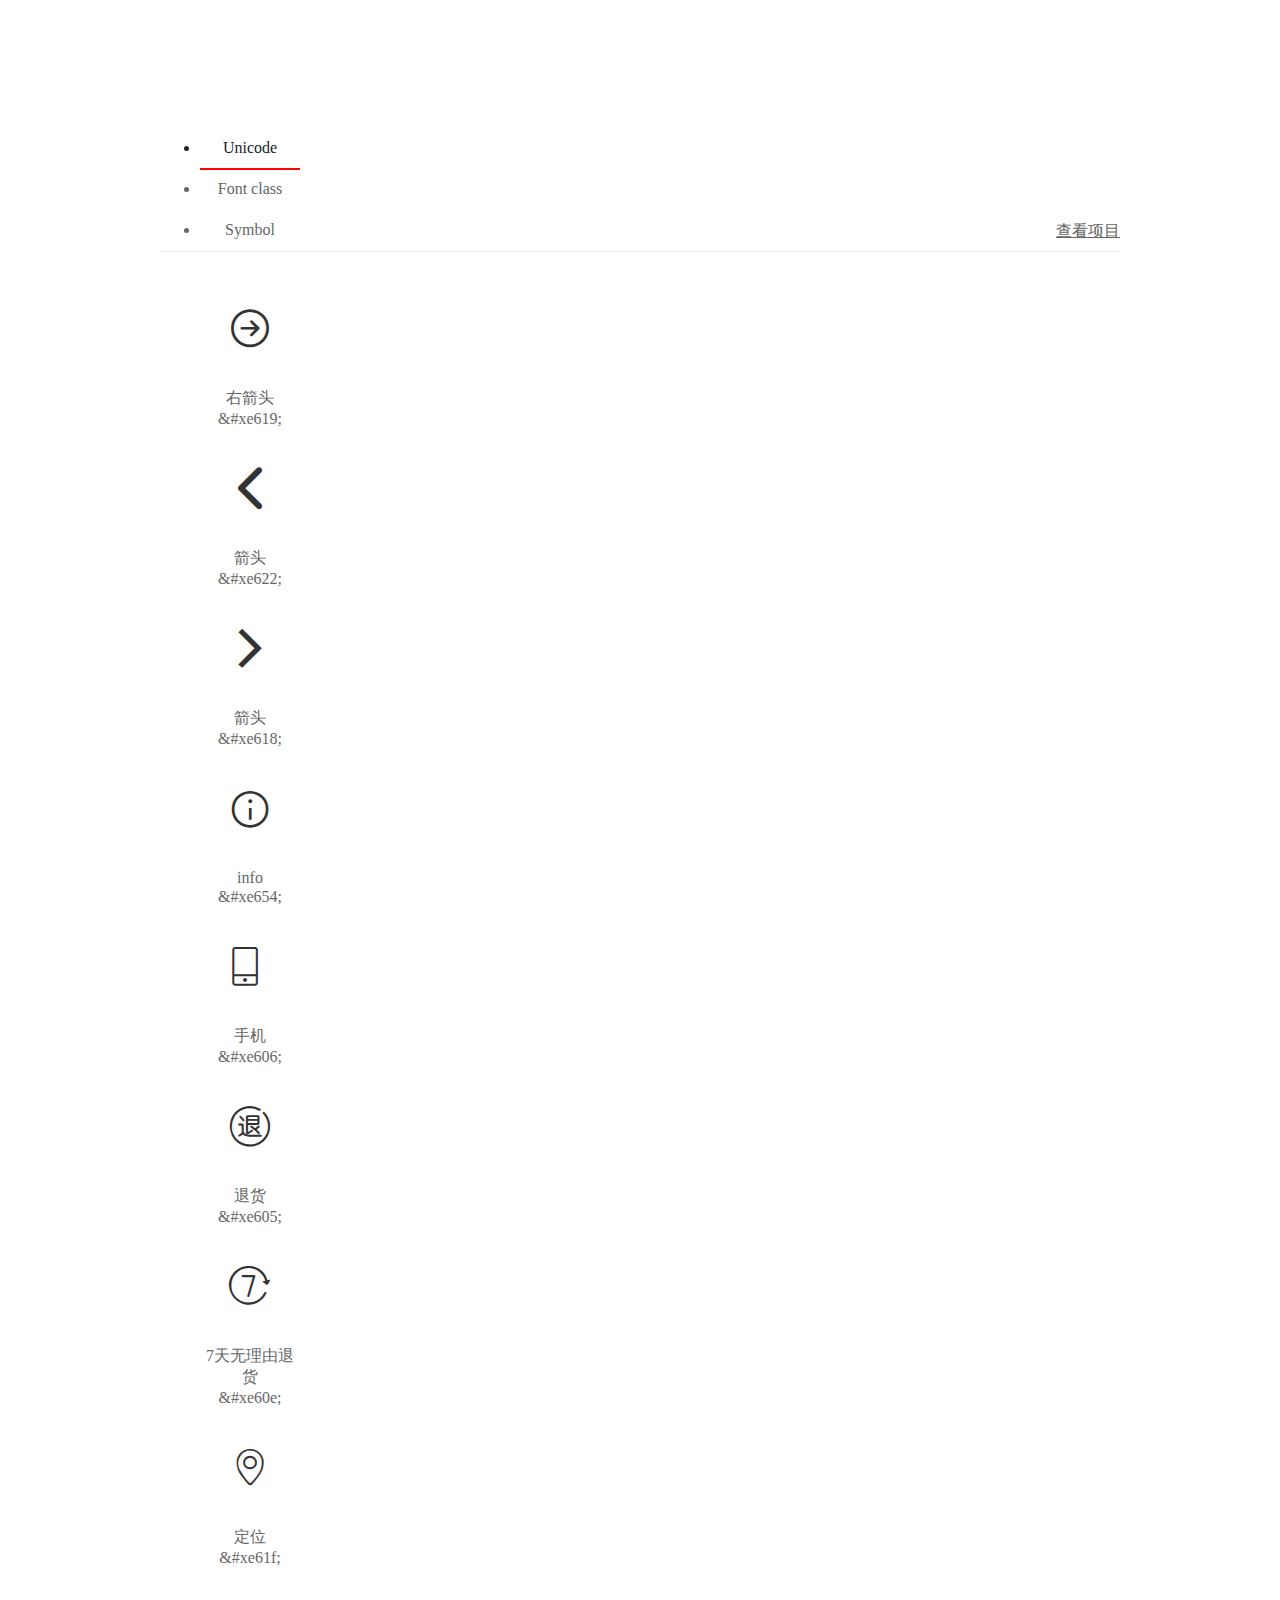
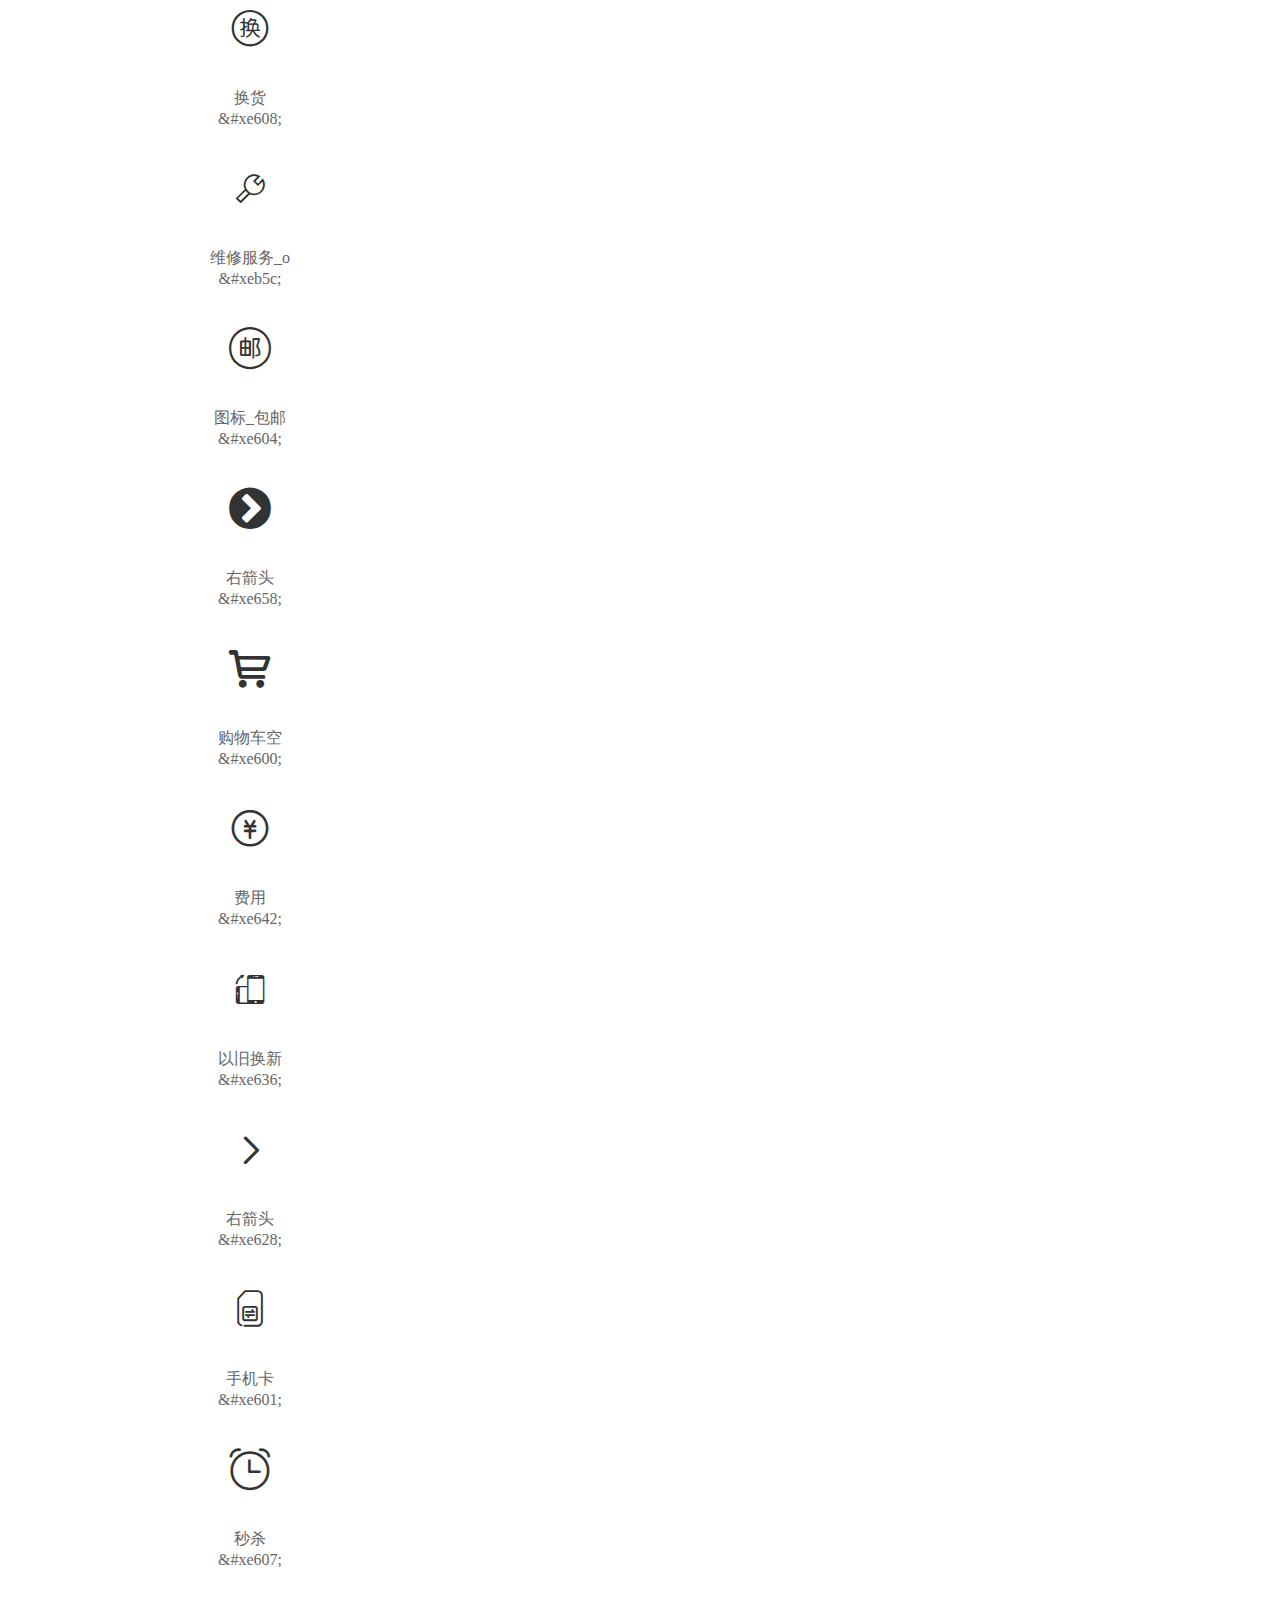
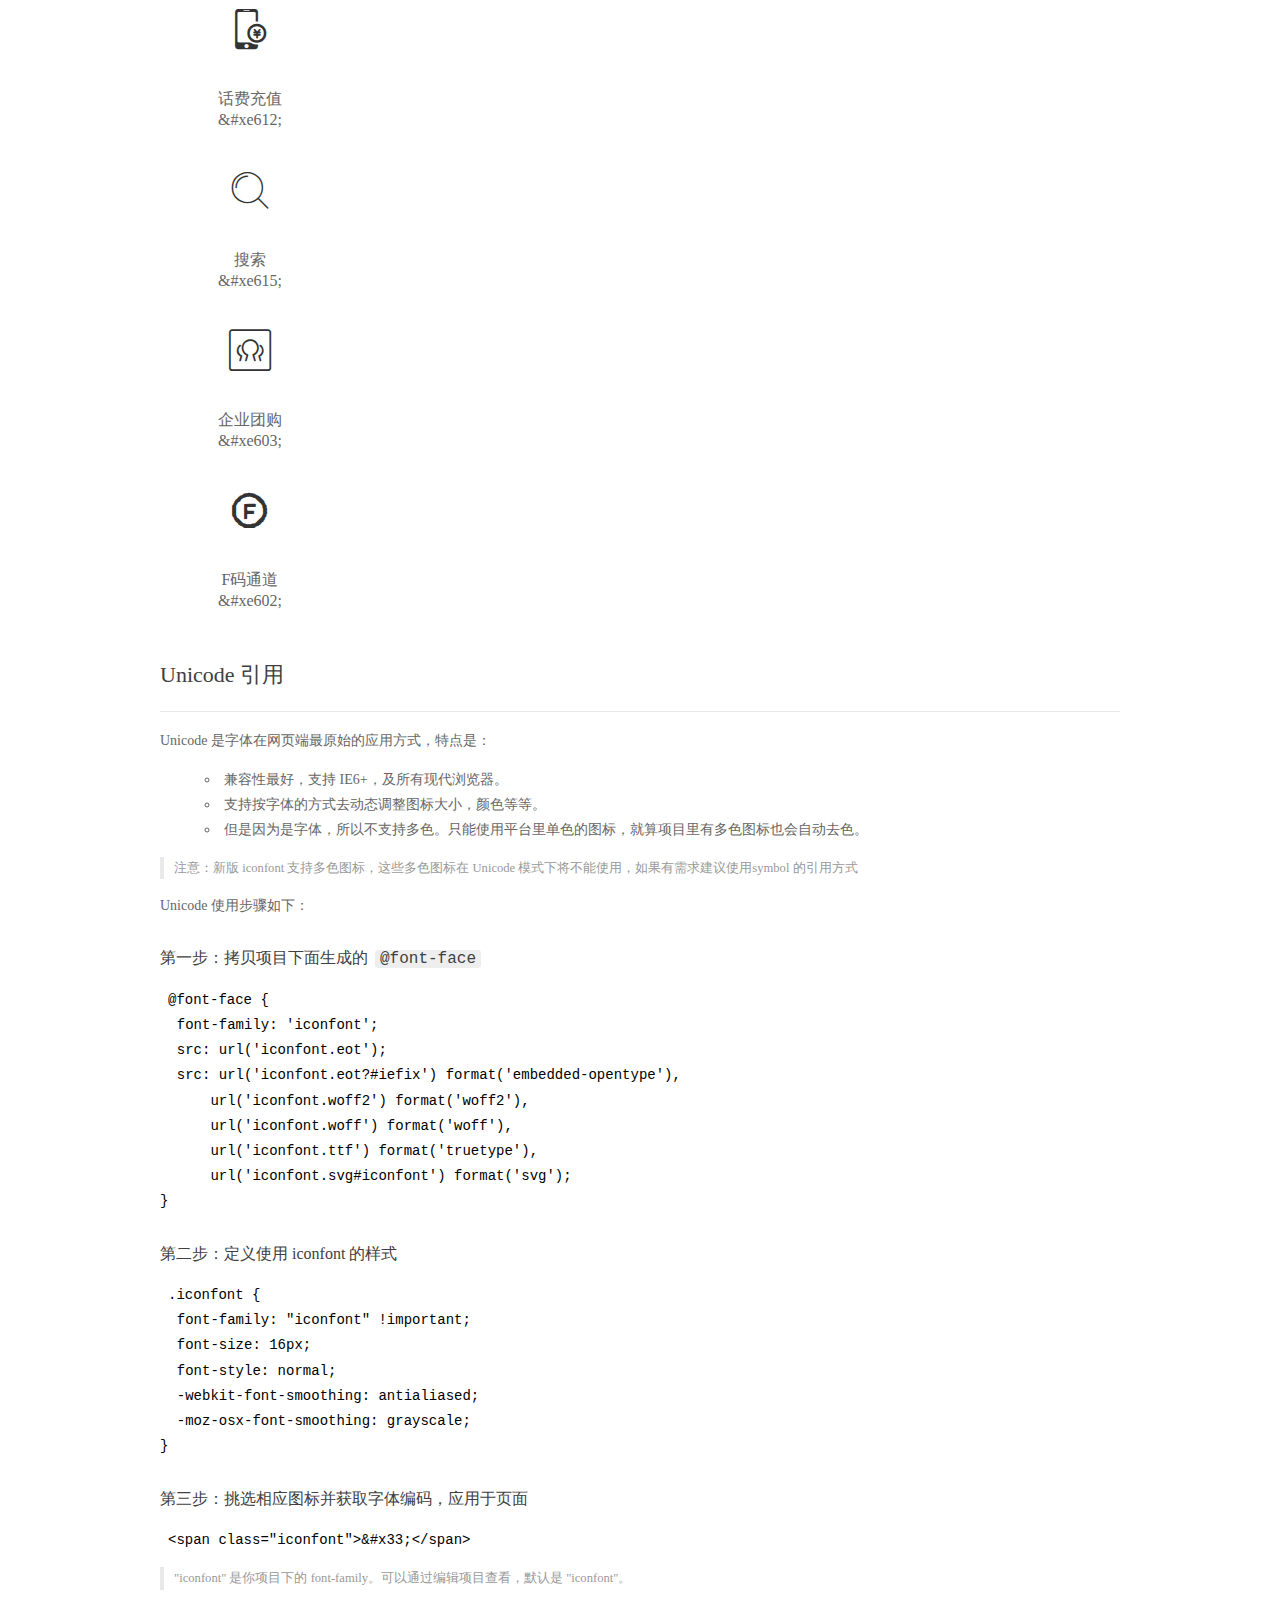
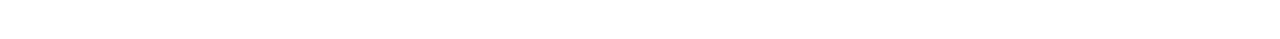
<file: fonts/demo_index.html>
<!DOCTYPE html>
<html>
<head>
  <meta charset="utf-8"/>
  <title>IconFont Demo</title>
  <link rel="shortcut icon" href="https://gtms04.alicdn.com/tps/i4/TB1_oz6GVXXXXaFXpXXJDFnIXXX-64-64.ico" type="image/x-icon"/>
  <link rel="stylesheet" href="https://g.alicdn.com/thx/cube/1.3.2/cube.min.css">
  <link rel="stylesheet" href="demo.css">
  <link rel="stylesheet" href="iconfont.css">
  <script src="iconfont.js"></script>
  <!-- jQuery -->
  <script src="https://a1.alicdn.com/oss/uploads/2018/12/26/7bfddb60-08e8-11e9-9b04-53e73bb6408b.js"></script>
  <!-- 代码高亮 -->
  <script src="https://a1.alicdn.com/oss/uploads/2018/12/26/a3f714d0-08e6-11e9-8a15-ebf944d7534c.js"></script>
</head>
<body>
  <div class="main">
    <h1 class="logo"><a href="https://www.iconfont.cn/" title="iconfont 首页" target="_blank">&#xe86b;</a></h1>
    <div class="nav-tabs">
      <ul id="tabs" class="dib-box">
        <li class="dib active"><span>Unicode</span></li>
        <li class="dib"><span>Font class</span></li>
        <li class="dib"><span>Symbol</span></li>
      </ul>
      
      <a href="https://www.iconfont.cn/manage/index?manage_type=myprojects&projectId=1693737" target="_blank" class="nav-more">查看项目</a>
      
    </div>
    <div class="tab-container">
      <div class="content unicode" style="display: block;">
          <ul class="icon_lists dib-box">
          
            <li class="dib">
              <span class="icon iconfont">&#xe619;</span>
                <div class="name">右箭头</div>
                <div class="code-name">&amp;#xe619;</div>
              </li>
          
            <li class="dib">
              <span class="icon iconfont">&#xe622;</span>
                <div class="name">箭头</div>
                <div class="code-name">&amp;#xe622;</div>
              </li>
          
            <li class="dib">
              <span class="icon iconfont">&#xe618;</span>
                <div class="name">箭头</div>
                <div class="code-name">&amp;#xe618;</div>
              </li>
          
            <li class="dib">
              <span class="icon iconfont">&#xe654;</span>
                <div class="name">info</div>
                <div class="code-name">&amp;#xe654;</div>
              </li>
          
            <li class="dib">
              <span class="icon iconfont">&#xe606;</span>
                <div class="name">手机</div>
                <div class="code-name">&amp;#xe606;</div>
              </li>
          
            <li class="dib">
              <span class="icon iconfont">&#xe605;</span>
                <div class="name">退货</div>
                <div class="code-name">&amp;#xe605;</div>
              </li>
          
            <li class="dib">
              <span class="icon iconfont">&#xe60e;</span>
                <div class="name">7天无理由退货</div>
                <div class="code-name">&amp;#xe60e;</div>
              </li>
          
            <li class="dib">
              <span class="icon iconfont">&#xe61f;</span>
                <div class="name">定位</div>
                <div class="code-name">&amp;#xe61f;</div>
              </li>
          
            <li class="dib">
              <span class="icon iconfont">&#xe608;</span>
                <div class="name">换货</div>
                <div class="code-name">&amp;#xe608;</div>
              </li>
          
            <li class="dib">
              <span class="icon iconfont">&#xeb5c;</span>
                <div class="name">维修服务_o</div>
                <div class="code-name">&amp;#xeb5c;</div>
              </li>
          
            <li class="dib">
              <span class="icon iconfont">&#xe604;</span>
                <div class="name">图标_包邮</div>
                <div class="code-name">&amp;#xe604;</div>
              </li>
          
            <li class="dib">
              <span class="icon iconfont">&#xe658;</span>
                <div class="name">右箭头</div>
                <div class="code-name">&amp;#xe658;</div>
              </li>
          
            <li class="dib">
              <span class="icon iconfont">&#xe600;</span>
                <div class="name">购物车空</div>
                <div class="code-name">&amp;#xe600;</div>
              </li>
          
            <li class="dib">
              <span class="icon iconfont">&#xe642;</span>
                <div class="name">费用</div>
                <div class="code-name">&amp;#xe642;</div>
              </li>
          
            <li class="dib">
              <span class="icon iconfont">&#xe636;</span>
                <div class="name">以旧换新</div>
                <div class="code-name">&amp;#xe636;</div>
              </li>
          
            <li class="dib">
              <span class="icon iconfont">&#xe628;</span>
                <div class="name">右箭头</div>
                <div class="code-name">&amp;#xe628;</div>
              </li>
          
            <li class="dib">
              <span class="icon iconfont">&#xe601;</span>
                <div class="name">手机卡</div>
                <div class="code-name">&amp;#xe601;</div>
              </li>
          
            <li class="dib">
              <span class="icon iconfont">&#xe607;</span>
                <div class="name">秒杀</div>
                <div class="code-name">&amp;#xe607;</div>
              </li>
          
            <li class="dib">
              <span class="icon iconfont">&#xe612;</span>
                <div class="name">话费充值</div>
                <div class="code-name">&amp;#xe612;</div>
              </li>
          
            <li class="dib">
              <span class="icon iconfont">&#xe615;</span>
                <div class="name">搜索</div>
                <div class="code-name">&amp;#xe615;</div>
              </li>
          
            <li class="dib">
              <span class="icon iconfont">&#xe603;</span>
                <div class="name">企业团购</div>
                <div class="code-name">&amp;#xe603;</div>
              </li>
          
            <li class="dib">
              <span class="icon iconfont">&#xe602;</span>
                <div class="name">F码通道</div>
                <div class="code-name">&amp;#xe602;</div>
              </li>
          
          </ul>
          <div class="article markdown">
          <h2 id="unicode-">Unicode 引用</h2>
          <hr>

          <p>Unicode 是字体在网页端最原始的应用方式，特点是：</p>
          <ul>
            <li>兼容性最好，支持 IE6+，及所有现代浏览器。</li>
            <li>支持按字体的方式去动态调整图标大小，颜色等等。</li>
            <li>但是因为是字体，所以不支持多色。只能使用平台里单色的图标，就算项目里有多色图标也会自动去色。</li>
          </ul>
          <blockquote>
            <p>注意：新版 iconfont 支持多色图标，这些多色图标在 Unicode 模式下将不能使用，如果有需求建议使用symbol 的引用方式</p>
          </blockquote>
          <p>Unicode 使用步骤如下：</p>
          <h3 id="-font-face">第一步：拷贝项目下面生成的 <code>@font-face</code></h3>
<pre><code class="language-css"
>@font-face {
  font-family: 'iconfont';
  src: url('iconfont.eot');
  src: url('iconfont.eot?#iefix') format('embedded-opentype'),
      url('iconfont.woff2') format('woff2'),
      url('iconfont.woff') format('woff'),
      url('iconfont.ttf') format('truetype'),
      url('iconfont.svg#iconfont') format('svg');
}
</code></pre>
          <h3 id="-iconfont-">第二步：定义使用 iconfont 的样式</h3>
<pre><code class="language-css"
>.iconfont {
  font-family: "iconfont" !important;
  font-size: 16px;
  font-style: normal;
  -webkit-font-smoothing: antialiased;
  -moz-osx-font-smoothing: grayscale;
}
</code></pre>
          <h3 id="-">第三步：挑选相应图标并获取字体编码，应用于页面</h3>
<pre>
<code class="language-html"
>&lt;span class="iconfont"&gt;&amp;#x33;&lt;/span&gt;
</code></pre>
          <blockquote>
            <p>"iconfont" 是你项目下的 font-family。可以通过编辑项目查看，默认是 "iconfont"。</p>
          </blockquote>
          </div>
      </div>
      <div class="content font-class">
        <ul class="icon_lists dib-box">
          
          <li class="dib">
            <span class="icon iconfont icon-youjiantou2"></span>
            <div class="name">
              右箭头
            </div>
            <div class="code-name">.icon-youjiantou2
            </div>
          </li>
          
          <li class="dib">
            <span class="icon iconfont icon-jiantou"></span>
            <div class="name">
              箭头
            </div>
            <div class="code-name">.icon-jiantou
            </div>
          </li>
          
          <li class="dib">
            <span class="icon iconfont icon-jiantou1"></span>
            <div class="name">
              箭头
            </div>
            <div class="code-name">.icon-jiantou1
            </div>
          </li>
          
          <li class="dib">
            <span class="icon iconfont icon-icon-test"></span>
            <div class="name">
              info
            </div>
            <div class="code-name">.icon-icon-test
            </div>
          </li>
          
          <li class="dib">
            <span class="icon iconfont icon-shouji"></span>
            <div class="name">
              手机
            </div>
            <div class="code-name">.icon-shouji
            </div>
          </li>
          
          <li class="dib">
            <span class="icon iconfont icon-tuihuo"></span>
            <div class="name">
              退货
            </div>
            <div class="code-name">.icon-tuihuo
            </div>
          </li>
          
          <li class="dib">
            <span class="icon iconfont icon-7tianwuliyoutuihuo"></span>
            <div class="name">
              7天无理由退货
            </div>
            <div class="code-name">.icon-7tianwuliyoutuihuo
            </div>
          </li>
          
          <li class="dib">
            <span class="icon iconfont icon-dingwei"></span>
            <div class="name">
              定位
            </div>
            <div class="code-name">.icon-dingwei
            </div>
          </li>
          
          <li class="dib">
            <span class="icon iconfont icon-huanhuo"></span>
            <div class="name">
              换货
            </div>
            <div class="code-name">.icon-huanhuo
            </div>
          </li>
          
          <li class="dib">
            <span class="icon iconfont icon-weixiufuwu_o"></span>
            <div class="name">
              维修服务_o
            </div>
            <div class="code-name">.icon-weixiufuwu_o
            </div>
          </li>
          
          <li class="dib">
            <span class="icon iconfont icon-tubiao_baoyou"></span>
            <div class="name">
              图标_包邮
            </div>
            <div class="code-name">.icon-tubiao_baoyou
            </div>
          </li>
          
          <li class="dib">
            <span class="icon iconfont icon-youjiantou"></span>
            <div class="name">
              右箭头
            </div>
            <div class="code-name">.icon-youjiantou
            </div>
          </li>
          
          <li class="dib">
            <span class="icon iconfont icon-gouwuchekong"></span>
            <div class="name">
              购物车空
            </div>
            <div class="code-name">.icon-gouwuchekong
            </div>
          </li>
          
          <li class="dib">
            <span class="icon iconfont icon-price"></span>
            <div class="name">
              费用
            </div>
            <div class="code-name">.icon-price
            </div>
          </li>
          
          <li class="dib">
            <span class="icon iconfont icon-yijiuhuanxin"></span>
            <div class="name">
              以旧换新
            </div>
            <div class="code-name">.icon-yijiuhuanxin
            </div>
          </li>
          
          <li class="dib">
            <span class="icon iconfont icon-youjiantou1"></span>
            <div class="name">
              右箭头
            </div>
            <div class="code-name">.icon-youjiantou1
            </div>
          </li>
          
          <li class="dib">
            <span class="icon iconfont icon-shoujiqia"></span>
            <div class="name">
              手机卡
            </div>
            <div class="code-name">.icon-shoujiqia
            </div>
          </li>
          
          <li class="dib">
            <span class="icon iconfont icon-miaosha"></span>
            <div class="name">
              秒杀
            </div>
            <div class="code-name">.icon-miaosha
            </div>
          </li>
          
          <li class="dib">
            <span class="icon iconfont icon-huafeichongzhi"></span>
            <div class="name">
              话费充值
            </div>
            <div class="code-name">.icon-huafeichongzhi
            </div>
          </li>
          
          <li class="dib">
            <span class="icon iconfont icon-sousuo"></span>
            <div class="name">
              搜索
            </div>
            <div class="code-name">.icon-sousuo
            </div>
          </li>
          
          <li class="dib">
            <span class="icon iconfont icon-qiyetuangou"></span>
            <div class="name">
              企业团购
            </div>
            <div class="code-name">.icon-qiyetuangou
            </div>
          </li>
          
          <li class="dib">
            <span class="icon iconfont icon-Fnum"></span>
            <div class="name">
              F码通道
            </div>
            <div class="code-name">.icon-Fnum
            </div>
          </li>
          
        </ul>
        <div class="article markdown">
        <h2 id="font-class-">font-class 引用</h2>
        <hr>

        <p>font-class 是 Unicode 使用方式的一种变种，主要是解决 Unicode 书写不直观，语意不明确的问题。</p>
        <p>与 Unicode 使用方式相比，具有如下特点：</p>
        <ul>
          <li>兼容性良好，支持 IE8+，及所有现代浏览器。</li>
          <li>相比于 Unicode 语意明确，书写更直观。可以很容易分辨这个 icon 是什么。</li>
          <li>因为使用 class 来定义图标，所以当要替换图标时，只需要修改 class 里面的 Unicode 引用。</li>
          <li>不过因为本质上还是使用的字体，所以多色图标还是不支持的。</li>
        </ul>
        <p>使用步骤如下：</p>
        <h3 id="-fontclass-">第一步：引入项目下面生成的 fontclass 代码：</h3>
<pre><code class="language-html">&lt;link rel="stylesheet" href="./iconfont.css"&gt;
</code></pre>
        <h3 id="-">第二步：挑选相应图标并获取类名，应用于页面：</h3>
<pre><code class="language-html">&lt;span class="iconfont icon-xxx"&gt;&lt;/span&gt;
</code></pre>
        <blockquote>
          <p>"
            iconfont" 是你项目下的 font-family。可以通过编辑项目查看，默认是 "iconfont"。</p>
        </blockquote>
      </div>
      </div>
      <div class="content symbol">
          <ul class="icon_lists dib-box">
          
            <li class="dib">
                <svg class="icon svg-icon" aria-hidden="true">
                  <use xlink:href="#icon-youjiantou2"></use>
                </svg>
                <div class="name">右箭头</div>
                <div class="code-name">#icon-youjiantou2</div>
            </li>
          
            <li class="dib">
                <svg class="icon svg-icon" aria-hidden="true">
                  <use xlink:href="#icon-jiantou"></use>
                </svg>
                <div class="name">箭头</div>
                <div class="code-name">#icon-jiantou</div>
            </li>
          
            <li class="dib">
                <svg class="icon svg-icon" aria-hidden="true">
                  <use xlink:href="#icon-jiantou1"></use>
                </svg>
                <div class="name">箭头</div>
                <div class="code-name">#icon-jiantou1</div>
            </li>
          
            <li class="dib">
                <svg class="icon svg-icon" aria-hidden="true">
                  <use xlink:href="#icon-icon-test"></use>
                </svg>
                <div class="name">info</div>
                <div class="code-name">#icon-icon-test</div>
            </li>
          
            <li class="dib">
                <svg class="icon svg-icon" aria-hidden="true">
                  <use xlink:href="#icon-shouji"></use>
                </svg>
                <div class="name">手机</div>
                <div class="code-name">#icon-shouji</div>
            </li>
          
            <li class="dib">
                <svg class="icon svg-icon" aria-hidden="true">
                  <use xlink:href="#icon-tuihuo"></use>
                </svg>
                <div class="name">退货</div>
                <div class="code-name">#icon-tuihuo</div>
            </li>
          
            <li class="dib">
                <svg class="icon svg-icon" aria-hidden="true">
                  <use xlink:href="#icon-7tianwuliyoutuihuo"></use>
                </svg>
                <div class="name">7天无理由退货</div>
                <div class="code-name">#icon-7tianwuliyoutuihuo</div>
            </li>
          
            <li class="dib">
                <svg class="icon svg-icon" aria-hidden="true">
                  <use xlink:href="#icon-dingwei"></use>
                </svg>
                <div class="name">定位</div>
                <div class="code-name">#icon-dingwei</div>
            </li>
          
            <li class="dib">
                <svg class="icon svg-icon" aria-hidden="true">
                  <use xlink:href="#icon-huanhuo"></use>
                </svg>
                <div class="name">换货</div>
                <div class="code-name">#icon-huanhuo</div>
            </li>
          
            <li class="dib">
                <svg class="icon svg-icon" aria-hidden="true">
                  <use xlink:href="#icon-weixiufuwu_o"></use>
                </svg>
                <div class="name">维修服务_o</div>
                <div class="code-name">#icon-weixiufuwu_o</div>
            </li>
          
            <li class="dib">
                <svg class="icon svg-icon" aria-hidden="true">
                  <use xlink:href="#icon-tubiao_baoyou"></use>
                </svg>
                <div class="name">图标_包邮</div>
                <div class="code-name">#icon-tubiao_baoyou</div>
            </li>
          
            <li class="dib">
                <svg class="icon svg-icon" aria-hidden="true">
                  <use xlink:href="#icon-youjiantou"></use>
                </svg>
                <div class="name">右箭头</div>
                <div class="code-name">#icon-youjiantou</div>
            </li>
          
            <li class="dib">
                <svg class="icon svg-icon" aria-hidden="true">
                  <use xlink:href="#icon-gouwuchekong"></use>
                </svg>
                <div class="name">购物车空</div>
                <div class="code-name">#icon-gouwuchekong</div>
            </li>
          
            <li class="dib">
                <svg class="icon svg-icon" aria-hidden="true">
                  <use xlink:href="#icon-price"></use>
                </svg>
                <div class="name">费用</div>
                <div class="code-name">#icon-price</div>
            </li>
          
            <li class="dib">
                <svg class="icon svg-icon" aria-hidden="true">
                  <use xlink:href="#icon-yijiuhuanxin"></use>
                </svg>
                <div class="name">以旧换新</div>
                <div class="code-name">#icon-yijiuhuanxin</div>
            </li>
          
            <li class="dib">
                <svg class="icon svg-icon" aria-hidden="true">
                  <use xlink:href="#icon-youjiantou1"></use>
                </svg>
                <div class="name">右箭头</div>
                <div class="code-name">#icon-youjiantou1</div>
            </li>
          
            <li class="dib">
                <svg class="icon svg-icon" aria-hidden="true">
                  <use xlink:href="#icon-shoujiqia"></use>
                </svg>
                <div class="name">手机卡</div>
                <div class="code-name">#icon-shoujiqia</div>
            </li>
          
            <li class="dib">
                <svg class="icon svg-icon" aria-hidden="true">
                  <use xlink:href="#icon-miaosha"></use>
                </svg>
                <div class="name">秒杀</div>
                <div class="code-name">#icon-miaosha</div>
            </li>
          
            <li class="dib">
                <svg class="icon svg-icon" aria-hidden="true">
                  <use xlink:href="#icon-huafeichongzhi"></use>
                </svg>
                <div class="name">话费充值</div>
                <div class="code-name">#icon-huafeichongzhi</div>
            </li>
          
            <li class="dib">
                <svg class="icon svg-icon" aria-hidden="true">
                  <use xlink:href="#icon-sousuo"></use>
                </svg>
                <div class="name">搜索</div>
                <div class="code-name">#icon-sousuo</div>
            </li>
          
            <li class="dib">
                <svg class="icon svg-icon" aria-hidden="true">
                  <use xlink:href="#icon-qiyetuangou"></use>
                </svg>
                <div class="name">企业团购</div>
                <div class="code-name">#icon-qiyetuangou</div>
            </li>
          
            <li class="dib">
                <svg class="icon svg-icon" aria-hidden="true">
                  <use xlink:href="#icon-Fnum"></use>
                </svg>
                <div class="name">F码通道</div>
                <div class="code-name">#icon-Fnum</div>
            </li>
          
          </ul>
          <div class="article markdown">
          <h2 id="symbol-">Symbol 引用</h2>
          <hr>

          <p>这是一种全新的使用方式，应该说这才是未来的主流，也是平台目前推荐的用法。相关介绍可以参考这篇<a href="">文章</a>
            这种用法其实是做了一个 SVG 的集合，与另外两种相比具有如下特点：</p>
          <ul>
            <li>支持多色图标了，不再受单色限制。</li>
            <li>通过一些技巧，支持像字体那样，通过 <code>font-size</code>, <code>color</code> 来调整样式。</li>
            <li>兼容性较差，支持 IE9+，及现代浏览器。</li>
            <li>浏览器渲染 SVG 的性能一般，还不如 png。</li>
          </ul>
          <p>使用步骤如下：</p>
          <h3 id="-symbol-">第一步：引入项目下面生成的 symbol 代码：</h3>
<pre><code class="language-html">&lt;script src="./iconfont.js"&gt;&lt;/script&gt;
</code></pre>
          <h3 id="-css-">第二步：加入通用 CSS 代码（引入一次就行）：</h3>
<pre><code class="language-html">&lt;style&gt;
.icon {
  width: 1em;
  height: 1em;
  vertical-align: -0.15em;
  fill: currentColor;
  overflow: hidden;
}
&lt;/style&gt;
</code></pre>
          <h3 id="-">第三步：挑选相应图标并获取类名，应用于页面：</h3>
<pre><code class="language-html">&lt;svg class="icon" aria-hidden="true"&gt;
  &lt;use xlink:href="#icon-xxx"&gt;&lt;/use&gt;
&lt;/svg&gt;
</code></pre>
          </div>
      </div>

    </div>
  </div>
  <script>
  $(document).ready(function () {
      $('.tab-container .content:first').show()

      $('#tabs li').click(function (e) {
        var tabContent = $('.tab-container .content')
        var index = $(this).index()

        if ($(this).hasClass('active')) {
          return
        } else {
          $('#tabs li').removeClass('active')
          $(this).addClass('active')

          tabContent.hide().eq(index).fadeIn()
        }
      })
    })
  </script>
</body>
</html>
</file>
<file: css/font.css>
@font-face {
  font-family: 'iconfont';
  src: url('../fonts/iconfont.eot');
  src: url('../fonts/iconfont.eot?#iefix') format('../fonts/embedded-opentype'),
      url('../fonts/iconfont.woff2') format('woff2'),
      url('../fonts/iconfont.woff') format('woff'),
      url('../fonts/iconfont.ttf') format('truetype'),
      url('../fonts/iconfont.svg#iconfont') format('svg');
}
.iconfont {
  font-family: "iconfont" !important;
  font-size: 16px;
  font-style: normal;
  -webkit-font-smoothing: antialiased;
  -moz-osx-font-smoothing: grayscale;
}
</file>
<file: css/index.css>
body{
	font: 14px/1.5 Helvetica Neue,Helvetica,Arial,Microsoft Yahei,Hiragino Sans GB,Heiti SC,WenQuanYi Micro Hei,sans-serif;
    color: #333;
    background-color: #fff;
    /*min-width: 1226px; */
}
/*顶部栏*/
.topbar{
	width: 100%;
	height: 40px;
	background-color: #333;

}
.container{
	width: 1226px;
	height: 100%;
	margin: 0 auto;
}
.topbar .topbar_list{
	float: left;
}
.topbar .shop{
	float: right;
	width: 120px;
	height: 40px;
	margin-left: 15px;
	line-height: 40px;
	text-align: center;
	background-color: #424242;
}
.topbar .login{
	float: right;
}

.topbar a{
	display: inline-block;
	font-size: 12px;
	color: #b0b0b0;
	line-height: 40px;
}
.topbar span{
	margin: 0.5em;
	color: #424242;
}
/*顶部 end*/

/*小米导航栏*/
.header{
	height: 100px;
}
.header .site_log{
	float: left;
	width: 55px;
	margin-top: 22px;
}
.header .site_log a{
	display: block;
	width: 56px;
	height: 56px;
}
.header .site_list{
	width: 850px;
	float: left;
}
.header .site_list>ul{
	width: 820px;
	height: 88px;
	padding-top: 12px;
	font-size: 16px;

}
.header .site_list>ul>li{
	float: left;
}

.header .site_list>ul>li>a{
	display: block;
	padding: 26px 10px 38px;
	color: #333;
}
.header .site_list>ul>li>a:hover{
	color: #ff6700;
}
.header .site_list>ul .dd>a{
	padding: 0;
}
.header .site_list>ul>li.dd{
	position: relative;
	z-index: 3;
}
.header .site_list>ul .dd .category_list{
	position: absolute;
	width: 234px;
	height: 460px;
	background-color: rgba(105,101,101,.6);
	top: 88px;
	left: -55px;
}
.category_list>ul{
	width: 234px;
	height: 420px;
	padding: 20px 0;

}
.category_list>ul>li{
	height: 42px;
}
.category_list>ul>li>a{
	display: block;
	padding-left: 30px;
	display: block;
	line-height: 42px;
	font-size: 14px;
	color: #fff;
	position: relative;
}
.category_list>ul>li>a:hover{
	background-color: #ff6700;
}
.category_list>ul>li>a>span{
	position: absolute;
	top: 13px;
	right: 20px;
	font-size: 16px;
	line-height: 16px;

}
.header .site_search{
	float: right;
	width: 296px;
	margin-top: 25px;
}
.header .site_search form{
	width: 296px;
	height: 50px;
	position: relative;
}
.header .site_search form .search_text{
	display: inline-block;
	width: 223px;
	height: 48px;
	border: 1px solid #e0e0e0;
	font-size: 14px;
	padding: 0 10px;
	float: left;
}
.header .site_search form .search_btn{
	width: 50px;
	height: 49px;
	border: 1px solid #e0e0e0;
	background-color: #ffffff;
	color: #333;
	float: left;
	margin-left: -1px;
	font-size: 18px;
}
.header .site_search form .search_hot_word{
	position: absolute;
	top: 12px;
	right: 60px;
	font-size: 12px;
}
.header .site_search form .search_hot_word a{
	display: inline-block;
	margin: 3px;
	padding: 0 5px;
	background-color:#eee;
	color: #757575;
}
.header .site_search form .search_hot_word a:hover{
	background-color: #ff6700;
	color: #ffffff;
}
/*导航end*/

/*小米广告条*/
.site_content .container .site_slider{
	position: relative;
	width: 1226px;
	height: 460px;
	z-index: 2;
}
.site_content .container .site_slider>a{
	display: block;
	width: 1226px;
}
.site_content .container .site_slider>a>img{
	width: 1226px;
}
.site_content .container .site_slider>span{
	background: url('../images/icon-slides.png') no-repeat 0 0;
	position: absolute;
	width: 41px;
	height: 69px;
	top: 42%;
	cursor: pointer;
}
.site_content .container .site_slider>span.prev{
	background-position: -83px;
	left: 234px;
}
.site_content .container .site_slider>span.prev:hover{
	background-position: 0 0;
}
.site_content .container .site_slider>span.next{
	background-position: -123px;
	right: 0;
}
.site_content .container .site_slider>span.next:hover{
	background-position: -41px 0;
}
.site_content .container .site_slider .slider_item{
	position: absolute;
	width: 200px;
	height: 74px;
	bottom: 5px;
	right: 25px;

}
.slider_item>a{
	display: inline-block;
	width: 6px;
	height: 6px;
	background-color: rgba(0,0,0,.7);
	margin: 45px 5px;
	float: right;
	border-radius: 6px;
	border: 2px solid #fff;
	border-color: rgba(255,255,255,.7);
}
.slider_item>a:hover{
	background-color:rgba(0,0,0,.1);	
}
/*<!-- 左边雪碧图引导列表 -->*/
.site_content .container .content_sub{
	margin-top: 18px;
	overflow: hidden;
}
.site_content .container .content_sub .content_channel{
	float: left;
	width: 234px;
	height: 170px;
	background-color: #5f5750;
}
.content_sub .content_channel>ul{
	font-size: 12px;
	text-align: center;
}
.content_sub .content_channel>ul>li{
	float: left;
	width: 33.33%;
	height: 85px;
}
.content_sub .content_channel>ul>li>a{
	display:block;
	padding-top: 18px;
	font-size:12px;
	color:#b0b0b0; 
}
.content_sub .content_channel>ul>li>a:hover{
	color:#ffffff;
}
.content_sub .content_channel>ul>li>a>i{
	display:block;
	font-size:24px;
}
/* 右边三张广告图*/
.site_content .container .content_sub .content_list {
	float: right;

}
.content_sub .content_list>ul{
	width: 992px;
	height: 170px;
}
.content_sub .content_list>ul>li{
	width:330px;
	height: 100%;
	float: right;
	
}
.content_sub .content_list>ul>li img{
	width: 316px;
	padding-left: 14px;
}

/*广告条end*/

/*<!-- 内容详情start#f5f5f5 -->*/
.content_desc{
	margin-top: 28px;
	background-color:#f5f5f5;
	height: 6040px;

}
/*小米闪购*/
.content_desc .sh_top{
	height: 58px;
	position: relative;
}
.content_desc .sh_top h2{
	font-size: 22px;
	font-weight: 200;
	line-height: 58px;
	color: #333
}

.content_desc .sh_top .more >a{
	position: absolute;
	right: 0;
	top: 0;
	font-size: 16px;
	line-height: 58px;
}

.content_desc .sh_bottom{
	height: 340px;
	overflow: hidden;
}

.sh_bottom .flash_left{
	float: left;
	width: 234px;
	height: 339px;
	border-top: 1px solid red;
	background: white;
	text-align: center;
}
.flash_left .flash_shangou{
	padding-top: 39px;
}
.flash_shangou .round{
	font-size: 21px;
	padding-top: 15px;
	height: 31px;
	color: #ef3a3b;
}
.flash_shangou img{
	margin: 25px 0;
	width: 34px;
	height: 53px;
	line-height: 53px;
}
.flash_shangou .desc{
	font-size: 14px;
	height: 22px;
	line-height: 22px;
	color: #b0b0b0;
}
.flash_left .count_down{
	margin: 28px 33px 0;
	width: 169px;
	height: 46px;
	overflow: hidden;
}
.count_down span{
	display:inline-block;
	float: left;
	width: 46px;
	height: 46px;
	background-color: #605751;
	font-size: 24px;
	line-height: 46px;
	color: white;
}
.count_down i{
	display: inline-block;
	width: 10px;
	float: left;
	font-size: 24px;
	font-style: normal;
	color: #605751;
	line-height: 46px;
}
/*.flash_right*/
.sh_bottom .flash_right{
	float: left;
	width: 992px;
	height: 340px;
	text-align:center;
}

.flash_right .flash_list{
	overflow: hidden;
	height: 340px;
}

.flash_right .flash_list>li{
	float: left;
	width: 234px;
	height: 339px;
	border-top: 1px solid red;
	margin-left: 14px;
	background-color: white;
}
.flash_list>li .flash_img{
	width: 160px;
	height: 166px;
	padding-top: 39px;
	margin: 0 37px 22px;

}
.flash_img a  img{
	width: 160px;
	height: 166px;
}

.flash_list .flash_title{
	width: 194px;
	height: 21px;
	margin: 0 20px 3px;
}
.flash_title a{
	font-size: 14px;
	color: #212121;
	font-weight: 400;

}
.flash_list .flash_desc{
	height: 17px;
	font-size: 12px;
	color: #b0b0b0;
}

.flash_list .flash_price{
	font-size: 14px;
	color:#ff6709;
}
.flash_price s{
	color:#b0b0b0; 
}
/*<!-- 小米间隔banner1 -->*/
.content_desc .container .content_banner1{
	width: 1226px;
	height: 120px;
	padding: 22px 0;
}
.content_banner1 .banner_dis img{
	width: 1226px;
	height: 120px;
}
/*<!-- 小米手机展示栏 -->*/
.content_desc .box_hd{
	height: 58px;
	position: relative;
}
.content_desc .box_hd>h2{
	font-size: 22px;
	font-weight: 200;
	line-height: 58px;
	color: #333;
}
.content_desc .box_hd .more>a{
	position: absolute;
	right: 0;
	top: 0;
	font-size: 16px;
	line-height: 58px;
	color: #424242;
}
.content_desc .box_hd .more>a:hover{
	color: #ff6700;
}
.content_desc .box_bd{
	height: 628px;
	overflow: hidden;

}
.content_desc .box_bd .row_l{
	float: left;
	width: 234px;
	height: 614px;
}
.content_desc .box_bd .row_l>a{
	display: block;
	width: 234px;
	height: 100%
}
.content_desc .box_bd .row_l>a img{
	width: 234px;
	height: 614px;
}
.content_desc .box_bd .row_r{
	float: right;
	width: 992px;
}
.box_bd .row_l ul{
	overflow: hidden;
}
.box_bd .row_r>ul>li{
	float: left;
	width: 234px;
	height: 260px;
	padding:20px 0;
	margin-left: 14px;
	margin-bottom: 14px;
	background-color: white;
	text-align: center;
}
.box_bd .row_r>ul>li:hover{
	box-shadow: 5px 5px 15px #b0b0b0;
}
.box_bd .row_r>ul>li .figure{
	width: 160px;
	height: 160px;
	
}
.row_r>ul>li .figure a{
	display: block;
}
.row_r>ul>li .figure img{
	width: 160px;
	height:160px;
	margin-left: 37px;
}
.row_r>ul>li .title{
	height: 21px;
	margin:0 10px 2px;
}
.row_r>ul>li .title a{
	font-size: 16px;
	line-height: 21px;
	font-weight: normal;
	color:#333;
}
.row_r>ul>li .desc{
	height: 18px;
	line-height: 18px;
	font-size: 14px;
	color:#b0b0b0;
	margin: 0 10px 10px;
}
.row_r>ul>li .price{
	height: 21px;
	line-height: 21px;
	font-size: 16px;
	color: #ff6700;
	margin: 0 10px 14px;
}


/*小米展示框2*/
.box2{
	height: 850px;
}
/*<!-- 小米间隔banner2 */
.content_banner2{
	width: 1226px;
	height: 120px;
	padding: 22px 0;
}
.content_banner2 .banner_dis img{
	width: 1226px;
	height: 120px;
}
.box2 .box2_hd{
	height: 58px;
	overflow: hidden;
}
.box2_hd>h2{
	float: left;
	font-size: 22px;
	font-weight: 200;
	line-height: 58px;
	color: #333;
}

.box2_hd .more .p3{
	float: right;
	display: inline-block;
	margin-left: 30px;
	font-size: 16px;
	line-height: 58px;
	color: #424242
}
.box2_hd .more .p2{
	float: right;
	display: inline-block;
	margin-left: 30px;
	font-size: 16px;
	top:0px;
	line-height: 58px;
	color: #424242;
}
.box2_hd .more .p1{
	float: right;
	display: inline-block;
	margin-left: 30px;
	font-size: 16px;
	top:0px;
	line-height: 58px;
	color: #ff6700;
	text-decoration: underline;
}
.box2 .box2_bd{
	height: 628px;
}

.box2_bd .bd2_left{
	float: left;
	width: 234px;
	height: 100%;
}
.bd2_left .bd2_left_ul{
}
.bd2_left_ul .bd2_left_li{
	height: 300px;
	margin-bottom: 14px;
}
.bd2_left_ul .bd2_left_li img{
	width: 234px;
	height: 300px;
}
.bd2_left_li:hover{
	top:-2px;
	box-shadow: 5px 5px 15px #b0b0b0;
}
.box2_bd .bd2_right{
	float: left;
	width: 992px;
}
.bd2_right .bd2_right_ul{
	}
.bd2_right  .bd2_right_lione,.bd2_right_litwo{
	position: relative;
	float: left;
	width: 234px;
	height: 300px;
	margin-left: 14px;

}
.bd2_right_lione:hover{
	bottom: 5px;
	box-shadow: 5px 5px 15px #b0b0b0;
}
.bd2_right_litwo>div:hover{
	top:-2px;
	box-shadow: 5px 5px 15px #b0b0b0;
}
.bd2_right  .bd2_right_lione{
	text-align: center;
	background-color: white;
	margin-bottom: 14px;
}
.bd2_right_lione>a{
	display: inline-block;
	margin: 20px 37px 18px;
}
.bd2_right_lione >a img{
	width: 160px;
	height: 160px;

}
.bd2_right_lione>h3{
	height: 21px;
	margin:0 10px 2px;

}
.bd2_right_lione>h3 a{
	font-size: 14px;
	color: #333;
	font-weight: 400;
}
.bd2_right_lione .bd2_right_desc{
	height: 18px;
	margin: 0 10px 10px;
	font-size: 12px;
	color: #b0b0b0;
} 
.bd2_right_lione  .bd2_right_price{
	height: 21px;
	margin: 0 10px 14px;
	font-size: 12px;
	color: #ff6700;
}
.bd2_right_price>s{
	color: #b0b0b0;
}
.litwo_div1,.litwo_div2{
	overflow: hidden;
	width: 234px;
	height: 143px;
	margin-bottom: 14px;
	background-color: white;
}
.div1_left{
	float: left;
	padding-top: 40px;
	padding-left: 30px;
	width: 94px;
	height: 68px;
}
.litwo_div1 .div1_left h3{
	font-size: 14px;
	color: #333;
	font-weight: 400;
	margin-bottom: 5px;

}
.litwo_div1 .div1_left p{
	text-align: center;
	color: #ff6700;
}
.div1_right {
	width: 80px;
	height: 80px;
	float: right;
	padding-top: 35px;
	padding-right: 25px;
}

.div1_right a img{
	width: 80px;
	height: 80px;

}
.litwo_div2 h3{
	font-size: 18px;
}
.litwo_div2 p{
	font-size: 12px;
	color: #b0b0b0;
}
.litwo_div2 .div1_right{
	text-align: center;
}
.litwo_div2 .div1_right>i{
	display: inline-block;
	font-size: 48px;
	margin-top: -10px;
	background-color: white;
	color: #ff6700;


}
/*<!-- 底部视频区域 -->o*/
.video{
	height: 517px;
}
.video  .video_bd{
	height: 58px;
	position: relative;
}
.video_bd h3{
	font-size: 22px;
	font-weight: 200;
	line-height: 58px;
	color: #333
}
.video_bd a{
	position: absolute;
	right: 0;
	top: 0;
	font-size: 16px;
	line-height: 58px;
	color: #424242;
}
.video .video_hd{
	height: 299px;
}
.video_bd a i{
	color: gray;
}
.video_hd ul{
	overflow: hidden;
}
.video_hd ul .li_one{
	margin-left:0px;
}
.video_hd ul li{
	float: left;
	width: 296px;
	height: 285px;
	margin-bottom: 14px;
	margin-left: 14px;
	background-color: white;
}
.li_top{
	height: 180px;
	width: 100%;
}
.li_top img{
	width: 100%;
	height: 180px;
}
.li_bottom{
	height: 105px;
}
.li_bottom span{
	display: inline-block;
	text-align: center;
	width: 268px;
	height: 21px;
	margin: 28px 14px 6px;
	font-size: 14px;
	color: #333;
	font-weight: 400;
}
/*内容详情end*/

/*脚部start*/
.footer .foot_service{
	padding: 27px 0;
	border-bottom: 1px solid #e0e0e0; 
}
.footer .foot_service>ul{
	overflow: hidden;
}
.footer .foot_service>ul li{
	float: left;
	width: 244px;
	height: 25px;
	font-size:17px;
	line-height: 25px;
	text-align: center;
	border-left:1.2px solid #e0e0e0; 
}
.footer .foot_service ul li.first{
	border-left: 0;
	border-left:1.2px solid white; 
}
.footer .foot_service ul li a{
	color:#616161;
}
.footer .foot_service ul li a:hover{
	color: #ff6700;
}
.footer .foot_service ul li a i{
	font-size: 24px;
	vertical-align: top;
	margin-right: 6px;
}

.footer .foot_links{
	padding: 40px 0;
	overflow: hidden;
	width: 1226px;
}
.footer .foot_links .links{
	float: left;
	width: 160px;
}
.footer .foot_links .links dt {
	margin-bottom: 17px;
}
.footer .foot_links .links dt a{
	color: #424242;
	font-size: 14px;
}
.footer .foot_links .links dd{
	margin-left: -2px;
}

.footer .foot_links .links dd a{
	font-size: 12px;
	color: #757575;
	margin-left:4px;
}
.footer .foot_links .links dd a:hover{
	color: #ff6700;
}
/*脚部右边*/
.footer .foot_links .contact{
	float: right;
	width: 252px;
	border-left: 1.2px solid #e0e0e0;
	text-align: center;
	font-size: 16px;
}
.footer .foot_links .contact .phone{
	font-size: 22px;
	color: #ff6700;
	margin-bottom: 5px;
}
.footer .foot_links .contact .daytime{
	font-size: 12px;
	color: #616161;
	margin-bottom: 16px;
}
.footer .foot_links .contact .kefu a {
	display: inline-block;
	height: 28px;
	width: 118px;
	margin:0 66px;
	border: 1px solid #ff6700;
	font-size: 12px;
	line-height: 28px;
	color: #ff6700;
}
.footer .foot_links .contact .kefu a .iconfont{
	font-size: 12px;
}
.footer .foot_links .contact .kefu a:hover{
	background-color: #ff6700;
	color: white;
}

/*脚部end*/
.clearfix{
	content: '';
	clear: both;
	display: block;
}
</file>
<file: fonts/demo.css>
/* Logo 字体 */
@font-face {
  font-family: "iconfont logo";
  src: url('https://at.alicdn.com/t/font_985780_km7mi63cihi.eot?t=1545807318834');
  src: url('https://at.alicdn.com/t/font_985780_km7mi63cihi.eot?t=1545807318834#iefix') format('embedded-opentype'),
    url('https://at.alicdn.com/t/font_985780_km7mi63cihi.woff?t=1545807318834') format('woff'),
    url('https://at.alicdn.com/t/font_985780_km7mi63cihi.ttf?t=1545807318834') format('truetype'),
    url('https://at.alicdn.com/t/font_985780_km7mi63cihi.svg?t=1545807318834#iconfont') format('svg');
}

.logo {
  font-family: "iconfont logo";
  font-size: 160px;
  font-style: normal;
  -webkit-font-smoothing: antialiased;
  -moz-osx-font-smoothing: grayscale;
}

/* tabs */
.nav-tabs {
  position: relative;
}

.nav-tabs .nav-more {
  position: absolute;
  right: 0;
  bottom: 0;
  height: 42px;
  line-height: 42px;
  color: #666;
}

#tabs {
  border-bottom: 1px solid #eee;
}

#tabs li {
  cursor: pointer;
  width: 100px;
  height: 40px;
  line-height: 40px;
  text-align: center;
  font-size: 16px;
  border-bottom: 2px solid transparent;
  position: relative;
  z-index: 1;
  margin-bottom: -1px;
  color: #666;
}


#tabs .active {
  border-bottom-color: #f00;
  color: #222;
}

.tab-container .content {
  display: none;
}

/* 页面布局 */
.main {
  padding: 30px 100px;
  width: 960px;
  margin: 0 auto;
}

.main .logo {
  color: #333;
  text-align: left;
  margin-bottom: 30px;
  line-height: 1;
  height: 110px;
  margin-top: -50px;
  overflow: hidden;
  *zoom: 1;
}

.main .logo a {
  font-size: 160px;
  color: #333;
}

.helps {
  margin-top: 40px;
}

.helps pre {
  padding: 20px;
  margin: 10px 0;
  border: solid 1px #e7e1cd;
  background-color: #fffdef;
  overflow: auto;
}

.icon_lists {
  width: 100% !important;
  overflow: hidden;
  *zoom: 1;
}

.icon_lists li {
  width: 100px;
  margin-bottom: 10px;
  margin-right: 20px;
  text-align: center;
  list-style: none !important;
  cursor: default;
}

.icon_lists li .code-name {
  line-height: 1.2;
}

.icon_lists .icon {
  display: block;
  height: 100px;
  line-height: 100px;
  font-size: 42px;
  margin: 10px auto;
  color: #333;
  -webkit-transition: font-size 0.25s linear, width 0.25s linear;
  -moz-transition: font-size 0.25s linear, width 0.25s linear;
  transition: font-size 0.25s linear, width 0.25s linear;
}

.icon_lists .icon:hover {
  font-size: 100px;
}

.icon_lists .svg-icon {
  /* 通过设置 font-size 来改变图标大小 */
  width: 1em;
  /* 图标和文字相邻时，垂直对齐 */
  vertical-align: -0.15em;
  /* 通过设置 color 来改变 SVG 的颜色/fill */
  fill: currentColor;
  /* path 和 stroke 溢出 viewBox 部分在 IE 下会显示
      normalize.css 中也包含这行 */
  overflow: hidden;
}

.icon_lists li .name,
.icon_lists li .code-name {
  color: #666;
}

/* markdown 样式 */
.markdown {
  color: #666;
  font-size: 14px;
  line-height: 1.8;
}

.highlight {
  line-height: 1.5;
}

.markdown img {
  vertical-align: middle;
  max-width: 100%;
}

.markdown h1 {
  color: #404040;
  font-weight: 500;
  line-height: 40px;
  margin-bottom: 24px;
}

.markdown h2,
.markdown h3,
.markdown h4,
.markdown h5,
.markdown h6 {
  color: #404040;
  margin: 1.6em 0 0.6em 0;
  font-weight: 500;
  clear: both;
}

.markdown h1 {
  font-size: 28px;
}

.markdown h2 {
  font-size: 22px;
}

.markdown h3 {
  font-size: 16px;
}

.markdown h4 {
  font-size: 14px;
}

.markdown h5 {
  font-size: 12px;
}

.markdown h6 {
  font-size: 12px;
}

.markdown hr {
  height: 1px;
  border: 0;
  background: #e9e9e9;
  margin: 16px 0;
  clear: both;
}

.markdown p {
  margin: 1em 0;
}

.markdown>p,
.markdown>blockquote,
.markdown>.highlight,
.markdown>ol,
.markdown>ul {
  width: 80%;
}

.markdown ul>li {
  list-style: circle;
}

.markdown>ul li,
.markdown blockquote ul>li {
  margin-left: 20px;
  padding-left: 4px;
}

.markdown>ul li p,
.markdown>ol li p {
  margin: 0.6em 0;
}

.markdown ol>li {
  list-style: decimal;
}

.markdown>ol li,
.markdown blockquote ol>li {
  margin-left: 20px;
  padding-left: 4px;
}

.markdown code {
  margin: 0 3px;
  padding: 0 5px;
  background: #eee;
  border-radius: 3px;
}

.markdown strong,
.markdown b {
  font-weight: 600;
}

.markdown>table {
  border-collapse: collapse;
  border-spacing: 0px;
  empty-cells: show;
  border: 1px solid #e9e9e9;
  width: 95%;
  margin-bottom: 24px;
}

.markdown>table th {
  white-space: nowrap;
  color: #333;
  font-weight: 600;
}

.markdown>table th,
.markdown>table td {
  border: 1px solid #e9e9e9;
  padding: 8px 16px;
  text-align: left;
}

.markdown>table th {
  background: #F7F7F7;
}

.markdown blockquote {
  font-size: 90%;
  color: #999;
  border-left: 4px solid #e9e9e9;
  padding-left: 0.8em;
  margin: 1em 0;
}

.markdown blockquote p {
  margin: 0;
}

.markdown .anchor {
  opacity: 0;
  transition: opacity 0.3s ease;
  margin-left: 8px;
}

.markdown .waiting {
  color: #ccc;
}

.markdown h1:hover .anchor,
.markdown h2:hover .anchor,
.markdown h3:hover .anchor,
.markdown h4:hover .anchor,
.markdown h5:hover .anchor,
.markdown h6:hover .anchor {
  opacity: 1;
  display: inline-block;
}

.markdown>br,
.markdown>p>br {
  clear: both;
}


.hljs {
  display: block;
  background: white;
  padding: 0.5em;
  color: #333333;
  overflow-x: auto;
}

.hljs-comment,
.hljs-meta {
  color: #969896;
}

.hljs-string,
.hljs-variable,
.hljs-template-variable,
.hljs-strong,
.hljs-emphasis,
.hljs-quote {
  color: #df5000;
}

.hljs-keyword,
.hljs-selector-tag,
.hljs-type {
  color: #a71d5d;
}

.hljs-literal,
.hljs-symbol,
.hljs-bullet,
.hljs-attribute {
  color: #0086b3;
}

.hljs-section,
.hljs-name {
  color: #63a35c;
}

.hljs-tag {
  color: #333333;
}

.hljs-title,
.hljs-attr,
.hljs-selector-id,
.hljs-selector-class,
.hljs-selector-attr,
.hljs-selector-pseudo {
  color: #795da3;
}

.hljs-addition {
  color: #55a532;
  background-color: #eaffea;
}

.hljs-deletion {
  color: #bd2c00;
  background-color: #ffecec;
}

.hljs-link {
  text-decoration: underline;
}

/* 代码高亮 */
/* PrismJS 1.15.0
https://prismjs.com/download.html#themes=prism&languages=markup+css+clike+javascript */
/**
 * prism.js default theme for JavaScript, CSS and HTML
 * Based on dabblet (http://dabblet.com)
 * @author Lea Verou
 */
code[class*="language-"],
pre[class*="language-"] {
  color: black;
  background: none;
  text-shadow: 0 1px white;
  font-family: Consolas, Monaco, 'Andale Mono', 'Ubuntu Mono', monospace;
  text-align: left;
  white-space: pre;
  word-spacing: normal;
  word-break: normal;
  word-wrap: normal;
  line-height: 1.5;

  -moz-tab-size: 4;
  -o-tab-size: 4;
  tab-size: 4;

  -webkit-hyphens: none;
  -moz-hyphens: none;
  -ms-hyphens: none;
  hyphens: none;
}

pre[class*="language-"]::-moz-selection,
pre[class*="language-"] ::-moz-selection,
code[class*="language-"]::-moz-selection,
code[class*="language-"] ::-moz-selection {
  text-shadow: none;
  background: #b3d4fc;
}

pre[class*="language-"]::selection,
pre[class*="language-"] ::selection,
code[class*="language-"]::selection,
code[class*="language-"] ::selection {
  text-shadow: none;
  background: #b3d4fc;
}

@media print {

  code[class*="language-"],
  pre[class*="language-"] {
    text-shadow: none;
  }
}

/* Code blocks */
pre[class*="language-"] {
  padding: 1em;
  margin: .5em 0;
  overflow: auto;
}

:not(pre)>code[class*="language-"],
pre[class*="language-"] {
  background: #f5f2f0;
}

/* Inline code */
:not(pre)>code[class*="language-"] {
  padding: .1em;
  border-radius: .3em;
  white-space: normal;
}

.token.comment,
.token.prolog,
.token.doctype,
.token.cdata {
  color: slategray;
}

.token.punctuation {
  color: #999;
}

.namespace {
  opacity: .7;
}

.token.property,
.token.tag,
.token.boolean,
.token.number,
.token.constant,
.token.symbol,
.token.deleted {
  color: #905;
}

.token.selector,
.token.attr-name,
.token.string,
.token.char,
.token.builtin,
.token.inserted {
  color: #690;
}

.token.operator,
.token.entity,
.token.url,
.language-css .token.string,
.style .token.string {
  color: #9a6e3a;
  background: hsla(0, 0%, 100%, .5);
}

.token.atrule,
.token.attr-value,
.token.keyword {
  color: #07a;
}

.token.function,
.token.class-name {
  color: #DD4A68;
}

.token.regex,
.token.important,
.token.variable {
  color: #e90;
}

.token.important,
.token.bold {
  font-weight: bold;
}

.token.italic {
  font-style: italic;
}

.token.entity {
  cursor: help;
}
</file>
<file: fonts/iconfont.css>
@font-face {font-family: "iconfont";
  src: url('iconfont.eot?t=1586089603767'); /* IE9 */
  src: url('iconfont.eot?t=1586089603767#iefix') format('embedded-opentype'), /* IE6-IE8 */
  url('[data-uri]') format('woff2'),
  url('iconfont.woff?t=1586089603767') format('woff'),
  url('iconfont.ttf?t=1586089603767') format('truetype'), /* chrome, firefox, opera, Safari, Android, iOS 4.2+ */
  url('iconfont.svg?t=1586089603767#iconfont') format('svg'); /* iOS 4.1- */
}

.iconfont {
  font-family: "iconfont" !important;
  font-size: 16px;
  font-style: normal;
  -webkit-font-smoothing: antialiased;
  -moz-osx-font-smoothing: grayscale;
}

.icon-youjiantou2:before {
  content: "\e619";
}

.icon-jiantou:before {
  content: "\e622";
}

.icon-jiantou1:before {
  content: "\e618";
}

.icon-icon-test:before {
  content: "\e654";
}

.icon-shouji:before {
  content: "\e606";
}

.icon-tuihuo:before {
  content: "\e605";
}

.icon-7tianwuliyoutuihuo:before {
  content: "\e60e";
}

.icon-dingwei:before {
  content: "\e61f";
}

.icon-huanhuo:before {
  content: "\e608";
}

.icon-weixiufuwu_o:before {
  content: "\eb5c";
}

.icon-tubiao_baoyou:before {
  content: "\e604";
}

.icon-youjiantou:before {
  content: "\e658";
}

.icon-gouwuchekong:before {
  content: "\e600";
}

.icon-price:before {
  content: "\e642";
}

.icon-yijiuhuanxin:before {
  content: "\e636";
}

.icon-youjiantou1:before {
  content: "\e628";
}

.icon-shoujiqia:before {
  content: "\e601";
}

.icon-miaosha:before {
  content: "\e607";
}

.icon-huafeichongzhi:before {
  content: "\e612";
}

.icon-sousuo:before {
  content: "\e615";
}

.icon-qiyetuangou:before {
  content: "\e603";
}

.icon-Fnum:before {
  content: "\e602";
}
</file>
